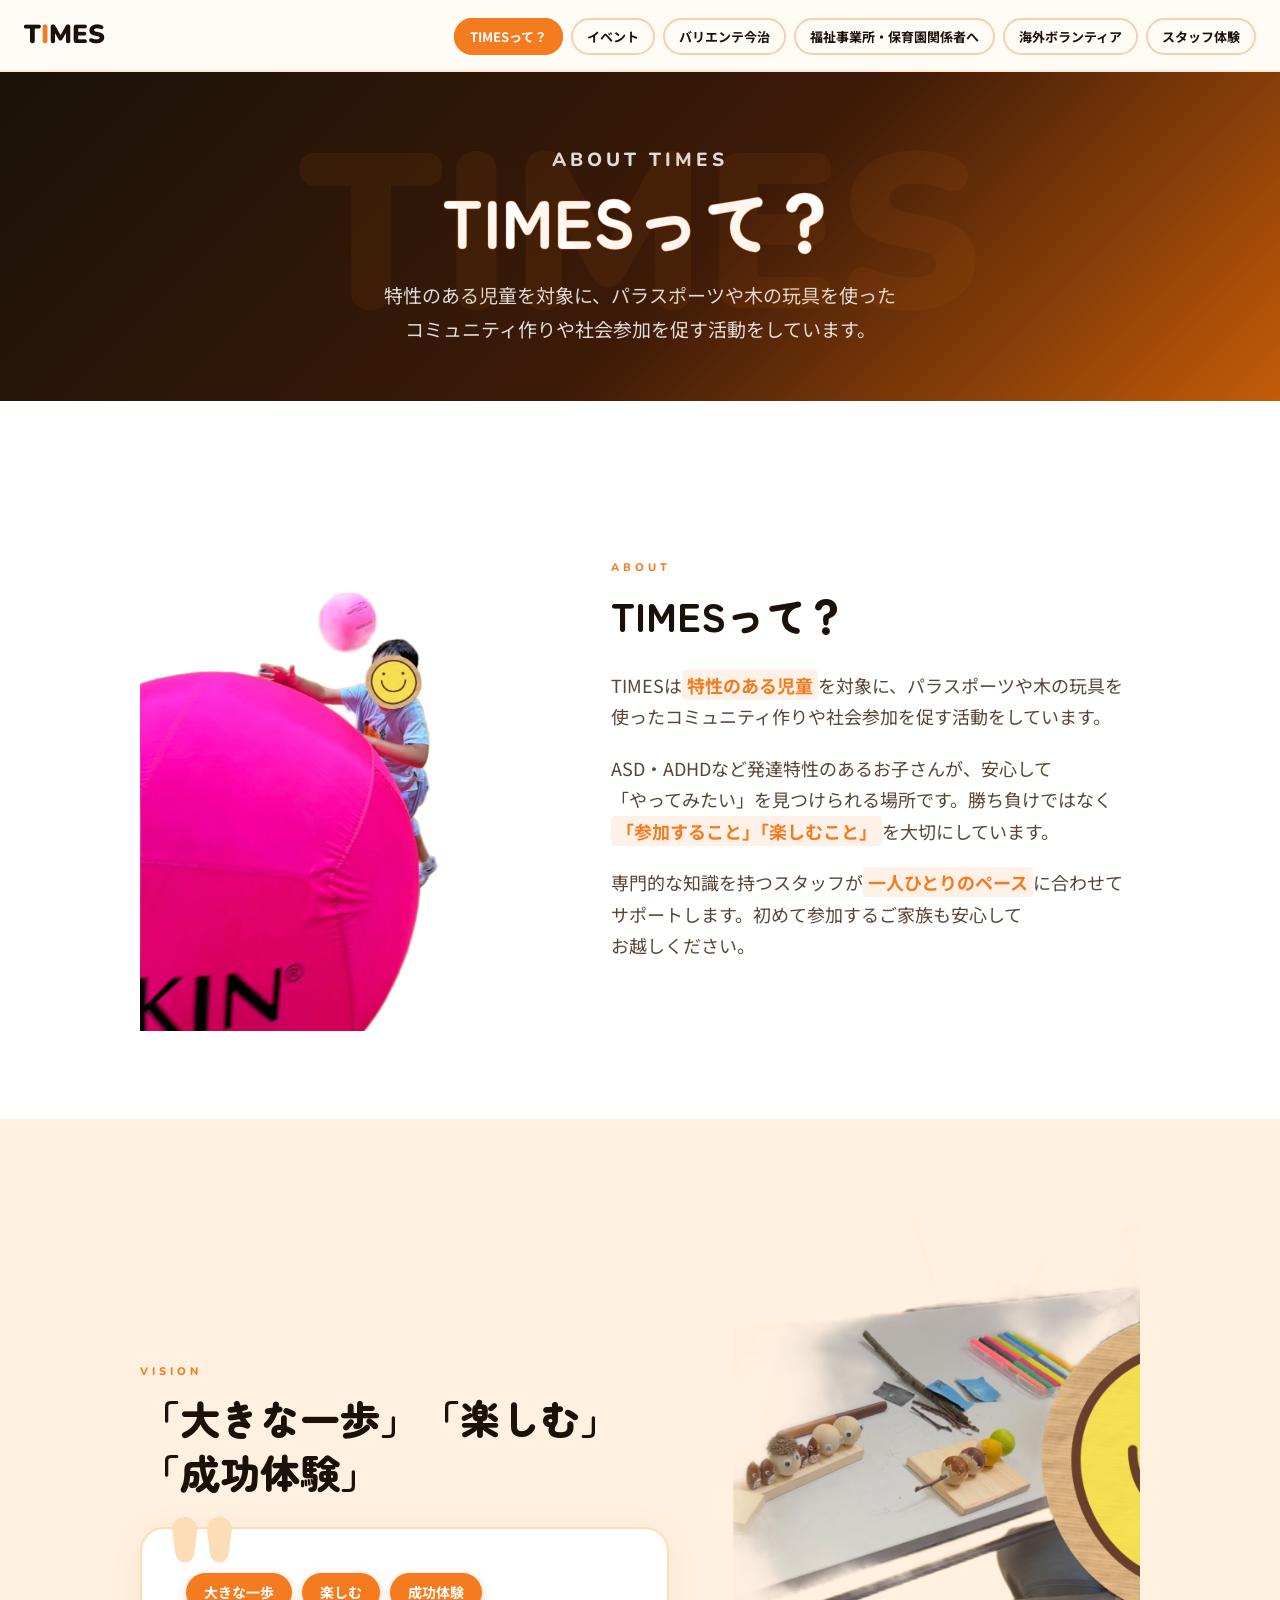
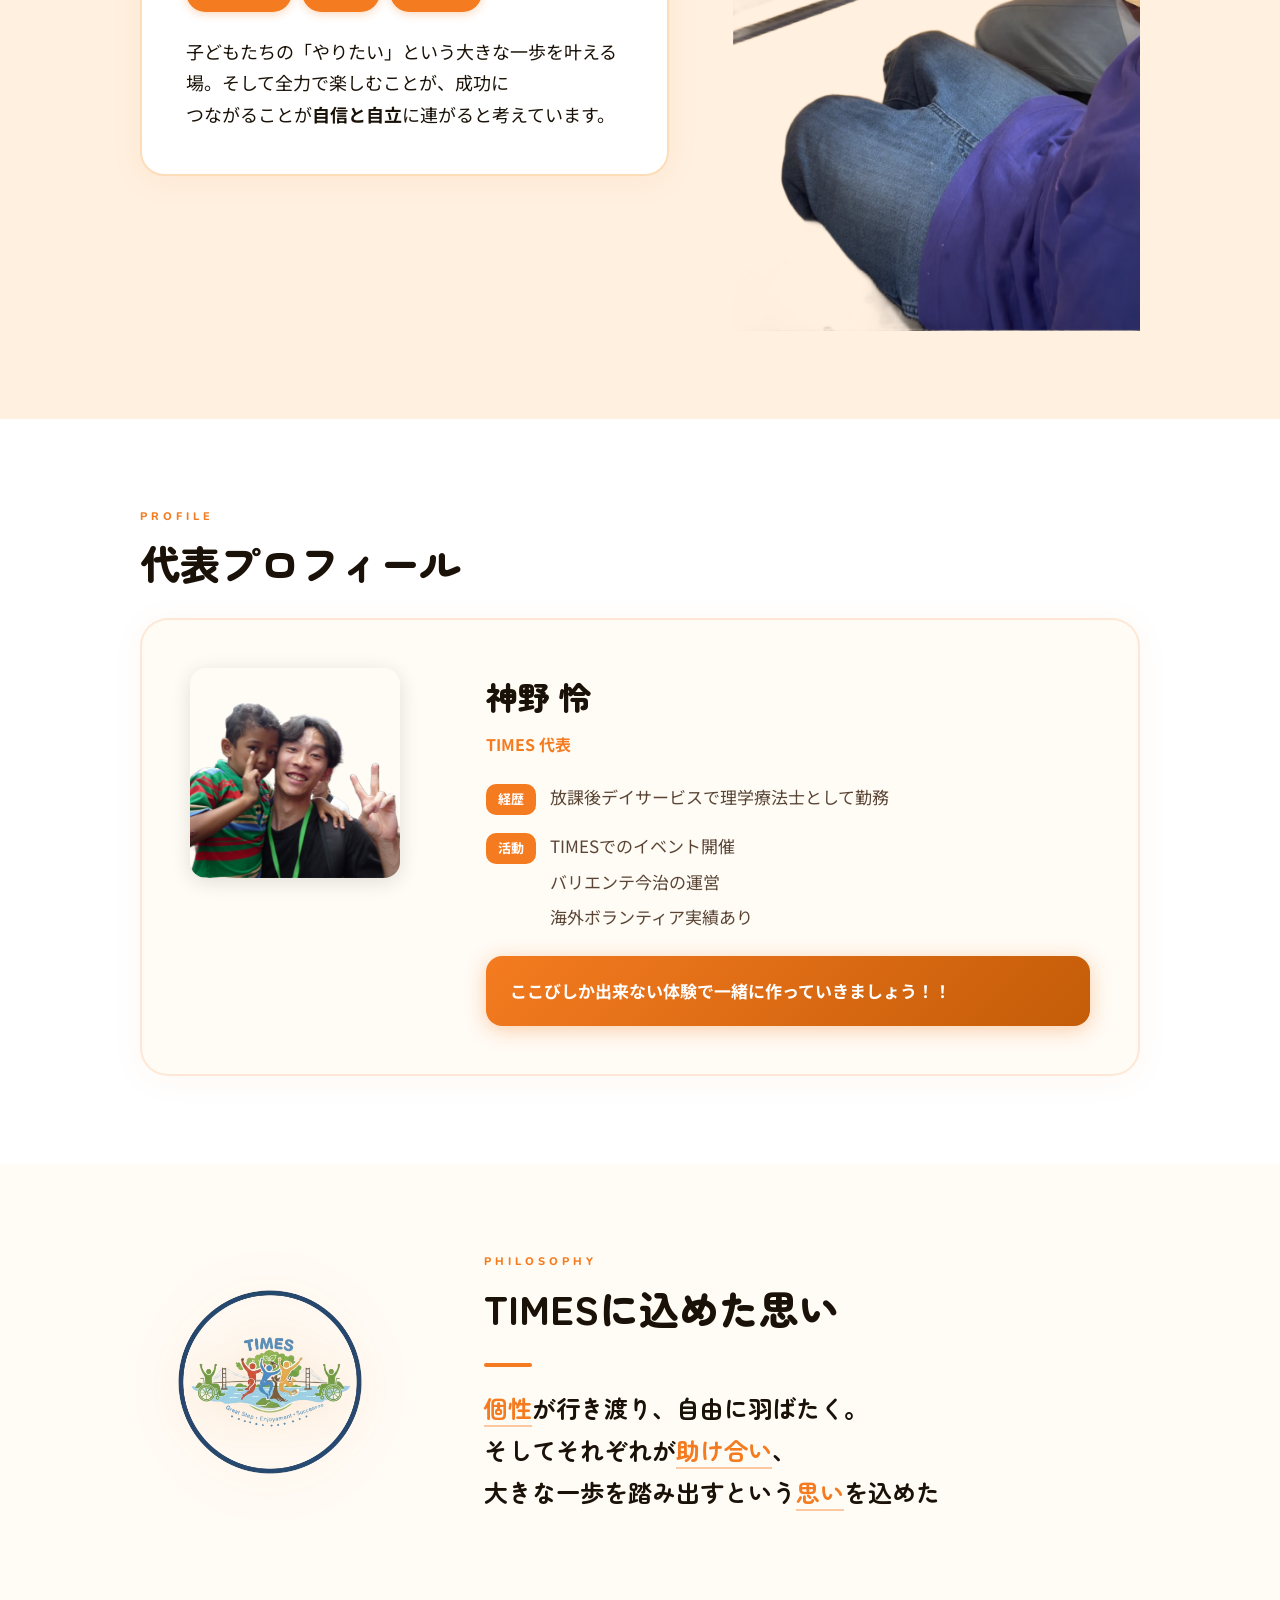
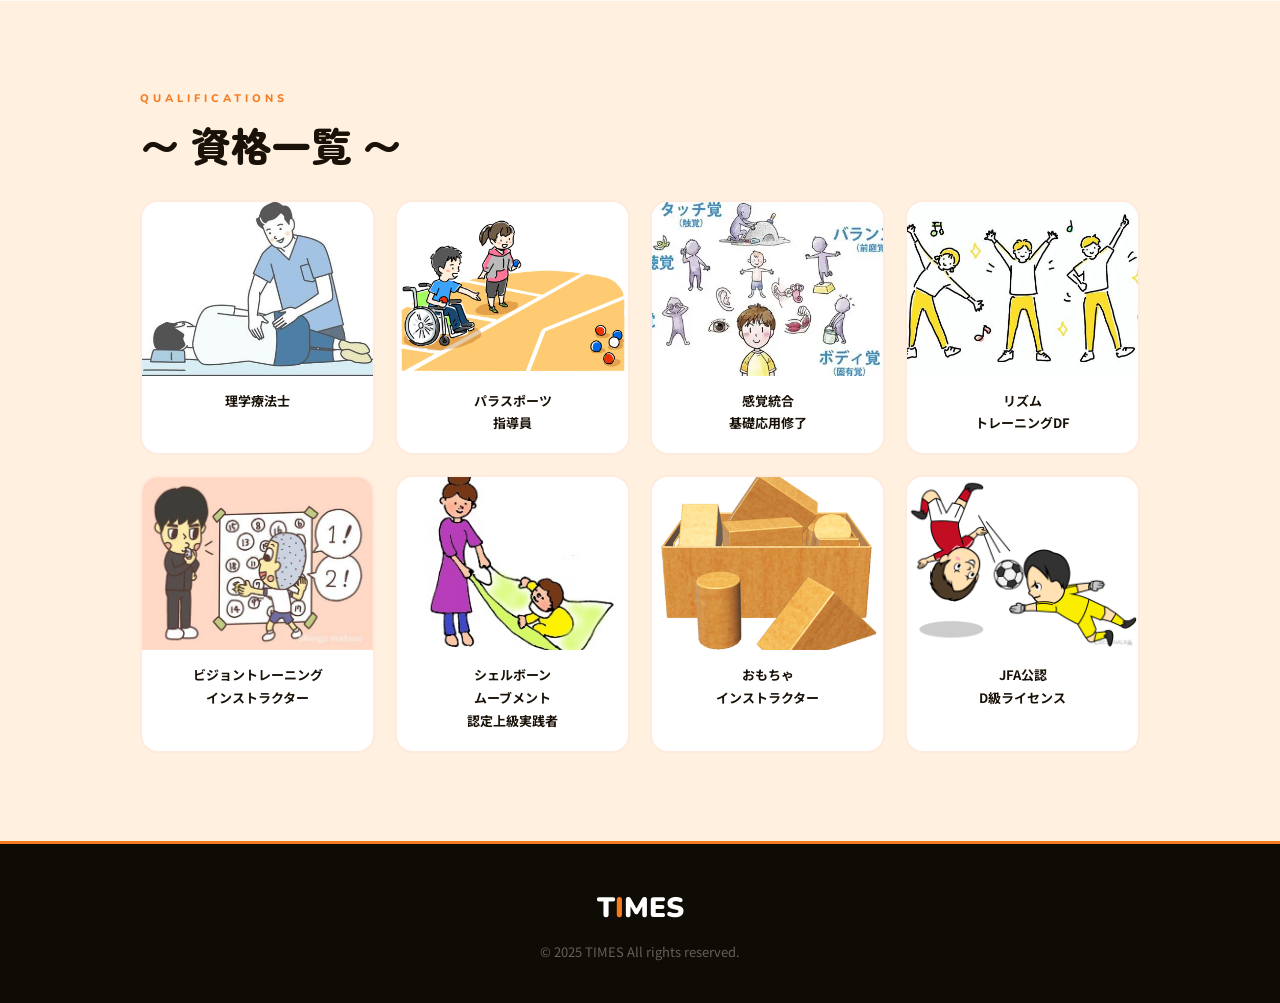
<file: times-website/about.html>
<!DOCTYPE html>
<html lang="ja">
<head>
<meta charset="UTF-8">
<meta name="viewport" content="width=device-width, initial-scale=1.0">
<title>TIMESって？ | TIMES</title>
<link rel="preconnect" href="https://fonts.googleapis.com">
<link href="https://fonts.googleapis.com/css2?family=Noto+Sans+JP:wght@400;500;700;900&family=Zen+Maru+Gothic:wght@700;900&family=Nunito:wght@800;900&display=swap" rel="stylesheet">
<style>

:root {
  --og:    #F47B20;
  --ogd:   #C45C08;
  --ogs:   #FFF0E0;
  --ogm:   #FDDDB8;
  --ink:   #1A1208;
  --muted: #5A4535;
  --cream: #FFFBF5;
  --white: #FFFFFF;
  --bd:    rgba(244,123,32,.15);
}

*, *::before, *::after { box-sizing: border-box; margin: 0; padding: 0; }
html { scroll-behavior: smooth; }
body {
  font-family: 'Noto Sans JP', sans-serif;
  background: var(--cream);
  color: var(--ink);
  line-height: 1.75;
  overflow-x: hidden;
  -webkit-text-size-adjust: 100%;
  text-size-adjust: 100%;
}
img { display: block; max-width: 100%; }
a   { text-decoration: none; }
ul  { list-style: none; }

/* ===== NAV ===== */
.nav {
  position: fixed; top: 0; left: 0; right: 0; z-index: 500;
  height: 72px;
  background: rgba(255,251,245,.97);
  backdrop-filter: blur(12px);
  border-bottom: 2px solid var(--bd);
  display: flex; align-items: center; justify-content: space-between;
  padding: 0 24px; gap: 16px;
}
.nav-logo {
  font-family: 'Nunito', sans-serif;
  font-weight: 900; font-size: 26px; color: var(--ink); flex-shrink: 0;
}
.nav-logo em { font-style: normal; color: var(--og); }
.nav-links { display: flex; gap: 8px; align-items: center; flex-wrap: nowrap; }
.nav-links a {
  font-size: 13px; font-weight: 700; color: var(--ink);
  padding: 7px 14px; border-radius: 20px;
  border: 2px solid rgba(244,123,32,.35); white-space: nowrap;
  transition: background .2s, color .2s, border-color .2s;
}
.nav-links a:hover,
.nav-links a.active { background: var(--og); color: #fff; border-color: var(--og); }

.nav-hamburger {
  display: none; flex-direction: column; gap: 5px; padding: 4px; flex-shrink: 0;
}
.nav-hamburger span {
  display: block; width: 24px; height: 2.5px;
  background: var(--ink); border-radius: 2px; transition: .25s ease;
}
.nav-hamburger.open span:nth-child(1) { transform: translateY(7.5px) rotate(45deg); }
.nav-hamburger.open span:nth-child(2) { opacity: 0; }
.nav-hamburger.open span:nth-child(3) { transform: translateY(-7.5px) rotate(-45deg); }

.mobile-menu {
  position: fixed; top: 72px; left: 0; right: 0; z-index: 490;
  background: var(--cream); border-bottom: 2px solid var(--bd);
  transform: translateY(-110%); opacity: 0;
  transition: .3s ease; pointer-events: none;
}
.mobile-menu.open { transform: translateY(0); opacity: 1; pointer-events: auto; }
.mobile-menu a {
  display: block; padding: 18px 28px;
  font-size: 16px; font-weight: 700; color: var(--ink);
  border-bottom: 1px solid var(--bd);
  transition: color .2s, background .2s;
}
.mobile-menu a:hover { color: #fff; background: var(--og); }
.mobile-menu a.active { color: var(--og); }

/* ===== PAGE HERO ===== */
.page-hero {
  margin-top: 72px;
  background: linear-gradient(135deg, #1A1208 0%, #3D1A08 55%, #C45C08 100%);
  padding: 72px 32px 56px;
  text-align: center;
  position: relative; overflow: hidden;
}
.page-hero::before {
  content: 'TIMES';
  position: absolute; font-family: 'Nunito', sans-serif;
  font-weight: 900; font-size: clamp(100px, 22vw, 220px);
  color: rgba(244,123,32,.07);
  left: 50%; top: 50%; transform: translate(-50%, -50%);
  white-space: nowrap; pointer-events: none; user-select: none;
}
.page-hero-label {
  font-family: 'Nunito', sans-serif; font-size: 11px; font-weight: 800;
  letter-spacing: 4px; text-transform: uppercase; color: var(--og); margin-bottom: 12px;
}
.page-hero h1 {
  font-family: 'Zen Maru Gothic', sans-serif;
  font-size: clamp(32px, 7vw, 68px); font-weight: 900; color: #fff;
  line-height: 1.25; margin-bottom: 16px;
  -webkit-text-stroke: 1px rgba(244,123,32,.35);
}
.page-hero p {
  font-size: clamp(15px, 2vw, 19px); color: rgba(255,255,255,.85);
  max-width: 600px; margin: 0 auto; line-height: 1.75;
  word-break: auto-phrase; overflow-wrap: break-word;
}

/* ===== LAYOUT ===== */
.container { max-width: 1080px; margin: 0 auto; padding: 0 40px; }
section { padding: 88px 0; }
.section-label {
  font-family: 'Nunito', sans-serif; font-size: 11px; font-weight: 800;
  letter-spacing: 4px; text-transform: uppercase; color: var(--og); margin-bottom: 10px;
}
.section-title {
  font-family: 'Zen Maru Gothic', sans-serif;
  font-size: clamp(24px, 4vw, 40px); font-weight: 900; color: var(--ink);
  line-height: 1.35; margin-bottom: 28px;
  word-break: keep-all; overflow-wrap: break-word;
}

/* ===== REVEAL ===== */
.reveal { opacity: 0; transform: translateY(28px); transition: opacity .7s ease, transform .7s ease; }
.reveal.on { opacity: 1; transform: translateY(0); }

/* ===== SEC1 ===== */
.sec-about { background: var(--white); }
.about-grid { display: grid; grid-template-columns: 1fr 1.3fr; gap: 64px; align-items: center; }
.about-img { overflow: hidden; width: 100%; }
.about-img img { width: 100%; height: auto; object-fit: cover; display: block; }
.about-text p { font-size: clamp(16px, 1.8vw, 18px); color: var(--muted); line-height: 1.75; margin-bottom: 20px; word-break: auto-phrase; overflow-wrap: break-word; }
.about-text p:last-child { margin-bottom: 0; }
.about-text strong { color: var(--og); font-weight: 700; background: rgba(244,123,32,.1); padding: 2px 5px; border-radius: 4px; }

/* ===== SEC2 ===== */
.sec-vision { background: var(--ogs); }
.vision-grid { display: grid; grid-template-columns: 1.3fr 1fr; gap: 64px; align-items: center; }
.vision-box { background: var(--white); border-radius: 24px; padding: 44px; border: 2px solid var(--ogm); position: relative; box-shadow: 0 4px 32px rgba(244,123,32,.08); }
.vision-box::before { content: '"'; font-family: 'Nunito', sans-serif; font-size: 140px; font-weight: 900; color: var(--ogm); position: absolute; top: -28px; left: 24px; line-height: 1; pointer-events: none; user-select: none; }
.vision-keywords { display: flex; gap: 10px; flex-wrap: wrap; margin-bottom: 24px; }
.kw { background: var(--og); color: #fff; padding: 7px 18px; border-radius: 20px; font-size: 14px; font-weight: 700; box-shadow: 0 2px 10px rgba(244,123,32,.3); }
.vision-box p { font-size: clamp(16px, 1.8vw, 18px); color: var(--ink); line-height: 1.75; position: relative; z-index: 1; word-break: auto-phrase; overflow-wrap: break-word; }
.vision-img { overflow: hidden; width: 100%; }
.vision-img img { width: 100%; height: auto; object-fit: cover; display: block; }

/* ===== SEC3 ===== */
.sec-profile { background: var(--white); }
.profile-card { display: grid; grid-template-columns: 240px 1fr; gap: 56px; align-items: start; background: var(--cream); border-radius: 28px; padding: 48px; border: 2px solid var(--bd); box-shadow: 0 4px 32px rgba(244,123,32,.06); }
.profile-photo { width: 210px; height: 210px; overflow: hidden; flex-shrink: 0; border-radius: 16px; box-shadow: 0 4px 20px rgba(0,0,0,.12); }
.profile-photo img { width: 100%; height: 100%; object-fit: cover; object-position: center top; display: block; }
.profile-name { font-family: 'Zen Maru Gothic', sans-serif; font-size: clamp(24px, 3vw, 32px); font-weight: 900; color: var(--ink); margin-bottom: 6px; }
.profile-role { font-size: 16px; color: var(--og); font-weight: 700; margin-bottom: 24px; }
.profile-list { display: flex; flex-direction: column; gap: 16px; margin-bottom: 24px; }
.profile-item { display: flex; gap: 14px; align-items: flex-start; }
.profile-item .pi-label { background: var(--og); color: #fff; padding: 4px 12px; border-radius: 10px; font-size: 13px; font-weight: 700; white-space: nowrap; flex-shrink: 0; margin-top: 2px; }
.profile-item span, .profile-item ul { font-size: clamp(15px, 1.6vw, 17px); color: var(--muted); line-height: 1.75; }
.profile-item ul { display: flex; flex-direction: column; gap: 6px; }
.profile-msg { background: linear-gradient(135deg, var(--og), var(--ogd)); color: #fff; border-radius: 16px; padding: 20px 24px; font-size: clamp(15px, 1.6vw, 17px); font-weight: 700; line-height: 1.75; box-shadow: 0 4px 20px rgba(244,123,32,.35); word-break: auto-phrase; overflow-wrap: break-word; }

/* ===== SEC4 ===== */
.sec-logo { background: var(--cream); }
.logo-grid { display: grid; grid-template-columns: 280px 1fr; gap: 64px; align-items: center; }
.logo-img { width: 260px; height: 260px; display: flex; align-items: center; justify-content: center; overflow: hidden; filter: drop-shadow(0 4px 24px rgba(244,123,32,.2)); }
.logo-img img { width: 100%; height: 100%; object-fit: contain; }
.logo-divider { width: 48px; height: 4px; background: var(--og); border-radius: 2px; margin-bottom: 20px; }
.logo-section-label { color: var(--og); margin-bottom: 10px; font-family: 'Nunito', sans-serif; font-size: 11px; font-weight: 800; letter-spacing: 4px; text-transform: uppercase; }
.logo-section-title { font-family: 'Zen Maru Gothic', sans-serif; font-size: clamp(24px, 4vw, 40px); font-weight: 900; color: var(--ink); line-height: 1.35; margin-bottom: 28px; }
.logo-philosophy { font-family: 'Zen Maru Gothic', sans-serif; font-size: clamp(17px, 2.5vw, 24px); font-weight: 700; color: var(--ink); line-height: 1.75; word-break: auto-phrase; overflow-wrap: break-word; }
.logo-philosophy span { color: var(--og); border-bottom: 2px solid rgba(244,123,32,.4); }

/* ===== SEC5 ===== */
.sec-quals { background: var(--ogs); }
.quals-grid { display: grid; grid-template-columns: repeat(4, 1fr); gap: 20px; }
.qual-card { background: var(--white); border-radius: 18px; overflow: hidden; border: 2px solid var(--bd); transition: box-shadow .25s, transform .25s, border-color .25s; }
.qual-card:hover { box-shadow: 0 10px 32px rgba(244,123,32,.18); transform: translateY(-6px); border-color: var(--og); }
.qual-img { width: 100%; aspect-ratio: 4/3; overflow: hidden; background: var(--ogm); }
.qual-img img { width: 100%; height: 100%; object-fit: cover; display: block; transition: transform .35s ease; }
.qual-card:hover .qual-img img { transform: scale(1.07); }
.qual-img-placeholder { width: 100%; height: 100%; display: flex; align-items: center; justify-content: center; font-size: 40px; background: linear-gradient(135deg, var(--ogm), #ffe8c4); }
.qual-name { font-size: 13px; font-weight: 700; color: var(--ink); line-height: 1.75; padding: 14px 14px 18px; text-align: center; }

/* ===== FOOTER ===== */
footer { background: #0F0B05; padding: 40px 24px; text-align: center; border-top: 3px solid var(--og); }
.footer-logo { font-family: 'Nunito', sans-serif; font-weight: 900; font-size: 28px; color: #fff; margin-bottom: 8px; }
.footer-logo em { font-style: normal; color: var(--og); }
.footer-copy { font-size: 13px; color: rgba(255,255,255,.35); margin-top: 8px; }

/* ===== RESPONSIVE ===== */
@media (max-width: 900px) {
  .nav { height: 60px; padding: 0 20px; }
  .nav-logo { font-size: 22px; }
  .nav-links { display: none; }
  .nav-hamburger { display: flex; }
  .mobile-menu { top: 60px; }
  .page-hero { margin-top: 60px; padding: 60px 24px 48px; }
  .container { padding: 0 28px; }
  section { padding: 64px 0; }
  .about-grid { grid-template-columns: 1fr; gap: 36px; }
  .vision-grid { grid-template-columns: 1fr; gap: 36px; }
  .vision-img { order: -1; }
  .profile-card { grid-template-columns: 1fr; gap: 28px; padding: 36px 28px; }
  .profile-photo { margin: 0 auto; }
  .profile-name { text-align: center; }
  .profile-role { text-align: center; }
  .logo-grid { grid-template-columns: 1fr; gap: 36px; text-align: center; }
  .logo-img { margin: 0 auto; }
  .logo-divider { margin: 0 auto 20px; }
  .quals-grid { grid-template-columns: repeat(2, 1fr); gap: 16px; }
}

@media (max-width: 600px) {
  .nav { height: 54px; padding: 0 16px; }
  .nav-logo { font-size: 20px; }
  .mobile-menu { top: 54px; }
  .mobile-menu a { padding: 16px 20px; font-size: 15px; }
  .page-hero { margin-top: 54px; padding: 52px 24px 44px; }
  .page-hero h1 { font-size: clamp(28px, 8vw, 44px); }
  .page-hero p { font-size: 16px; }
  .container { padding: 0 22px; }
  section { padding: 52px 0; }
  .section-label { font-size: 10px; letter-spacing: 3px; }
  .section-title { font-size: 22px; margin-bottom: 20px; }
  .about-grid { gap: 28px; }
  .vision-grid { gap: 28px; }
  .about-text p { font-size: 16px; }
  .vision-box { padding: 28px 20px; }
  .vision-box::before { font-size: 90px; top: -18px; left: 16px; }
  .vision-box p { font-size: 16px; }
  .kw { font-size: 13px; padding: 5px 14px; }
  .profile-card { padding: 28px 20px; gap: 24px; border-radius: 20px; }
  .profile-photo { width: 150px; height: 150px; border-radius: 12px; }
  .profile-name { font-size: 22px; }
  .profile-role { font-size: 14px; }
  .profile-item span, .profile-item ul { font-size: 15px; }
  .profile-msg { font-size: 15px; padding: 16px 18px; }
  .logo-img { width: 160px; height: 160px; }
  .logo-section-title { font-size: 22px; }
  .logo-divider { margin: 0 auto 18px; }
  .logo-philosophy { font-size: 16px; }
  .quals-grid { grid-template-columns: repeat(2, 1fr); gap: 12px; }
  .qual-name { font-size: 12px; padding: 10px 10px 14px; }
}

@media (max-width: 375px) {
  .container { padding: 0 16px; }
  .section-title { font-size: 20px; }
  .about-text p { font-size: 15px; }
  .vision-box p { font-size: 15px; }
  .profile-photo { width: 130px; height: 130px; }
  .profile-name { font-size: 20px; }
  .profile-msg { font-size: 14px; }
  .logo-img { width: 140px; height: 140px; }
  .logo-section-title { font-size: 20px; }
  .logo-philosophy { font-size: 15px; }
  .quals-grid { gap: 10px; }
  .qual-name { font-size: 11px; }
}
</style>
<!-- Google tag (gtag.js) -->
  <script async src="https://www.googletagmanager.com/gtag/js?id=G-DCP2RVD5D1"></script>
  <script>
    window.dataLayer = window.dataLayer || [];
    function gtag(){dataLayer.push(arguments);}
    gtag('js', new Date());
    gtag('config', 'G-DCP2RVD5D1');
  </script>
</head>
<body>

<nav class="nav" id="mainNav">
  <a href="index.html" class="nav-logo">T<em>I</em>MES</a>
  <ul class="nav-links">
    <li><a href="about.html" class="active">TIMESって？</a></li>
    <li><a href="event.html">イベント</a></li>
    <li><a href="variante.html">バリエンテ今治</a></li>
    <li><a href="welfare.html">福祉事業所・保育園関係者へ</a></li>
    <li><a href="volunteer.html">海外ボランティア</a></li>
    <li><a href="staff.html">スタッフ体験</a></li>
  </ul>
  <button class="nav-hamburger" id="hamburger">
    <span></span><span></span><span></span>
  </button>
</nav>

<div class="mobile-menu" id="mobileMenu">
  <ul>
    <li><a href="about.html" class="active">TIMESって？</a></li>
    <li><a href="event.html">イベント</a></li>
    <li><a href="variante.html">バリエンテ今治</a></li>
    <li><a href="welfare.html">福祉事業所・保育園関係者へ</a></li>
    <li><a href="volunteer.html">海外ボランティア</a></li>
    <li><a href="staff.html">スタッフ体験</a></li>
  </ul>
</div>

<div class="page-hero">
  <p class="page-hero-label">About TIMES</p>
  <h1>TIMESって？</h1>
  <p>特性のある児童を対象に、パラスポーツや木の玩具を使ったコミュニティ作りや社会参加を促す活動をしています。</p>
</div>

<section class="sec-about">
  <div class="container">
    <div class="about-grid">
      <div class="about-img reveal"><img src="images/about1.jpg" alt="活動写真"></div>
      <div class="reveal">
        <p class="section-label">About</p>
        <h2 class="section-title">TIMESって？</h2>
        <div class="about-text">
          <p>TIMESは<strong>特性のある児童</strong>を対象に、パラスポーツや木の玩具を使ったコミュニティ作りや社会参加を促す活動をしています。</p>
          <p>ASD・ADHDなど発達特性のあるお子さんが、安心して「やってみたい」を見つけられる場所です。勝ち負けではなく<strong>「参加すること」「楽しむこと」</strong>を大切にしています。</p>
          <p>専門的な知識を持つスタッフが<strong>一人ひとりのペース</strong>に合わせてサポートします。初めて参加するご家族も安心してお越しください。</p>
        </div>
      </div>
    </div>
  </div>
</section>

<section class="sec-vision">
  <div class="container">
    <div class="vision-grid">
      <div class="reveal">
        <p class="section-label">Vision</p>
        <h2 class="section-title">「大きな一歩」「楽しむ」「成功体験」</h2>
        <div class="vision-box">
          <div class="vision-keywords">
            <span class="kw">大きな一歩</span>
            <span class="kw">楽しむ</span>
            <span class="kw">成功体験</span>
          </div>
          <p>子どもたちの「やりたい」という大きな一歩を叶える場。そして全力で楽しむことが、成功につながることが<strong>自信と自立</strong>に連がると考えています。</p>
        </div>
      </div>
      <div class="vision-img reveal"><img src="images/about2.jpg" alt="理念写真"></div>
    </div>
  </div>
</section>

<section class="sec-profile">
  <div class="container">
    <p class="section-label reveal">Profile</p>
    <h2 class="section-title reveal">代表プロフィール</h2>
    <div class="profile-card reveal">
      <div><div class="profile-photo"><img src="images/profile.jpg" alt="神野修"></div></div>
      <div>
        <p class="profile-name">神野 怜</p>
        <p class="profile-role">TIMES 代表</p>
        <div class="profile-list">
          <div class="profile-item">
            <span class="pi-label">経歴</span>
            <span>放課後デイサービスで理学療法士として勤務</span>
          </div>
          <div class="profile-item">
            <span class="pi-label">活動</span>
            <ul>
              <li>TIMESでのイベント開催</li>
              <li>バリエンテ今治の運営</li>
              <li>海外ボランティア実績あり</li>
            </ul>
          </div>
        </div>
        <div class="profile-msg">ここびしか出来ない体験で一緒に作っていきましょう！！</div>
      </div>
    </div>
  </div>
</section>

<section class="sec-logo">
  <div class="container">
    <div class="logo-grid">
      <div class="logo-img reveal"><img src="images/logo-times.png" alt="TIMESロゴ"></div>
      <div class="reveal">
        <p class="logo-section-label">Philosophy</p>
        <h2 class="logo-section-title">TIMESに込めた思い</h2>
        <div class="logo-divider"></div>
        <p class="logo-philosophy">
          <span>個性</span>が行き渡り、自由に羽ばたく。<br>
          そしてそれぞれが<span>助け合い</span>、<br>
          大きな一歩を踏み出すという<span>思い</span>を込めた
        </p>
      </div>
    </div>
  </div>
</section>

<section class="sec-quals">
  <div class="container">
    <p class="section-label reveal">Qualifications</p>
    <h2 class="section-title reveal">〜 資格一覧 〜</h2>
    <div class="quals-grid">

      <div class="qual-card reveal">
        <div class="qual-img">
          <img src="images/PT.jpeg" alt="理学療法士"
               onerror="this.parentElement.innerHTML='<div class=\'qual-img-placeholder\'>🏥</div>'">
        </div>
        <p class="qual-name">理学療法士</p>
      </div>

      <div class="qual-card reveal">
        <div class="qual-img">
          <img src="images/パラスポーツ.jpg" alt="パラスポーツ指導員"
               onerror="this.parentElement.innerHTML='<div class=\'qual-img-placeholder\'>🏅</div>'">
        </div>
        <p class="qual-name">パラスポーツ<br>指導員</p>
      </div>

      <div class="qual-card reveal">
        <div class="qual-img">
          <img src="images/感覚統合.webp" alt="感覚統合基礎応用修了"
               onerror="this.parentElement.innerHTML='<div class=\'qual-img-placeholder\'>🧠</div>'">
        </div>
        <p class="qual-name">感覚統合<br>基礎応用修了</p>
      </div>

      <div class="qual-card reveal">
        <div class="qual-img">
          <img src="images/rizumu.jpeg" alt="リズムトレーニングDF"
               onerror="this.parentElement.innerHTML='<div class=\'qual-img-placeholder\'>🎵</div>'">
        </div>
        <p class="qual-name">リズム<br>トレーニングDF</p>
      </div>

      <div class="qual-card reveal">
        <div class="qual-img">
          <img src="images/ビジョントレーニング.jpg" alt="ビジョントレーニングインストラクター"
               onerror="this.parentElement.innerHTML='<div class=\'qual-img-placeholder\'>👁️</div>'">
        </div>
        <p class="qual-name">ビジョントレーニング<br>インストラクター</p>
      </div>

      <div class="qual-card reveal">
        <div class="qual-img">
          <img src="images/シェル.jpg" alt="シェルボーンムーブメント認定上級実践者"
               onerror="this.parentElement.innerHTML='<div class=\'qual-img-placeholder\'>🦴</div>'">
        </div>
        <p class="qual-name">シェルボーン<br>ムーブメント<br>認定上級実践者</p>
      </div>

      <div class="qual-card reveal">
        <div class="qual-img">
          <img src="images/木のおもちゃ.jpeg" alt="おもちゃインストラクター"
               onerror="this.parentElement.innerHTML='<div class=\'qual-img-placeholder\'>🧸</div>'">
        </div>
        <p class="qual-name">おもちゃ<br>インストラクター</p>
      </div>

      <div class="qual-card reveal">
        <div class="qual-img">
          <img src="images/soccer.png" alt="JFA公認D級ライセンス"
               onerror="this.parentElement.innerHTML='<div class=\'qual-img-placeholder\'>⚽</div>'">
        </div>
        <p class="qual-name">JFA公認<br>D級ライセンス</p>
      </div>

    </div>
  </div>
</section>

<footer>
  <div class="footer-logo">T<em>I</em>MES</div>
  <p class="footer-copy">&copy; 2025 TIMES All rights reserved.</p>
</footer>

<script>
const hbg = document.getElementById('hamburger');
const mob = document.getElementById('mobileMenu');
hbg.addEventListener('click', () => { hbg.classList.toggle('open'); mob.classList.toggle('open'); });
const obs = new IntersectionObserver(entries => {
  entries.forEach(e => {
    if (!e.isIntersecting) return;
    const siblings = Array.from(e.target.parentElement.querySelectorAll('.reveal'));
    const i = siblings.indexOf(e.target);
    e.target.style.transitionDelay = (i * 100) + 'ms';
    e.target.classList.add('on');
    obs.unobserve(e.target);
  });
}, { threshold: 0.1 });
document.querySelectorAll('.reveal').forEach(el => obs.observe(el));
</script>
</body>
</html>
</file>
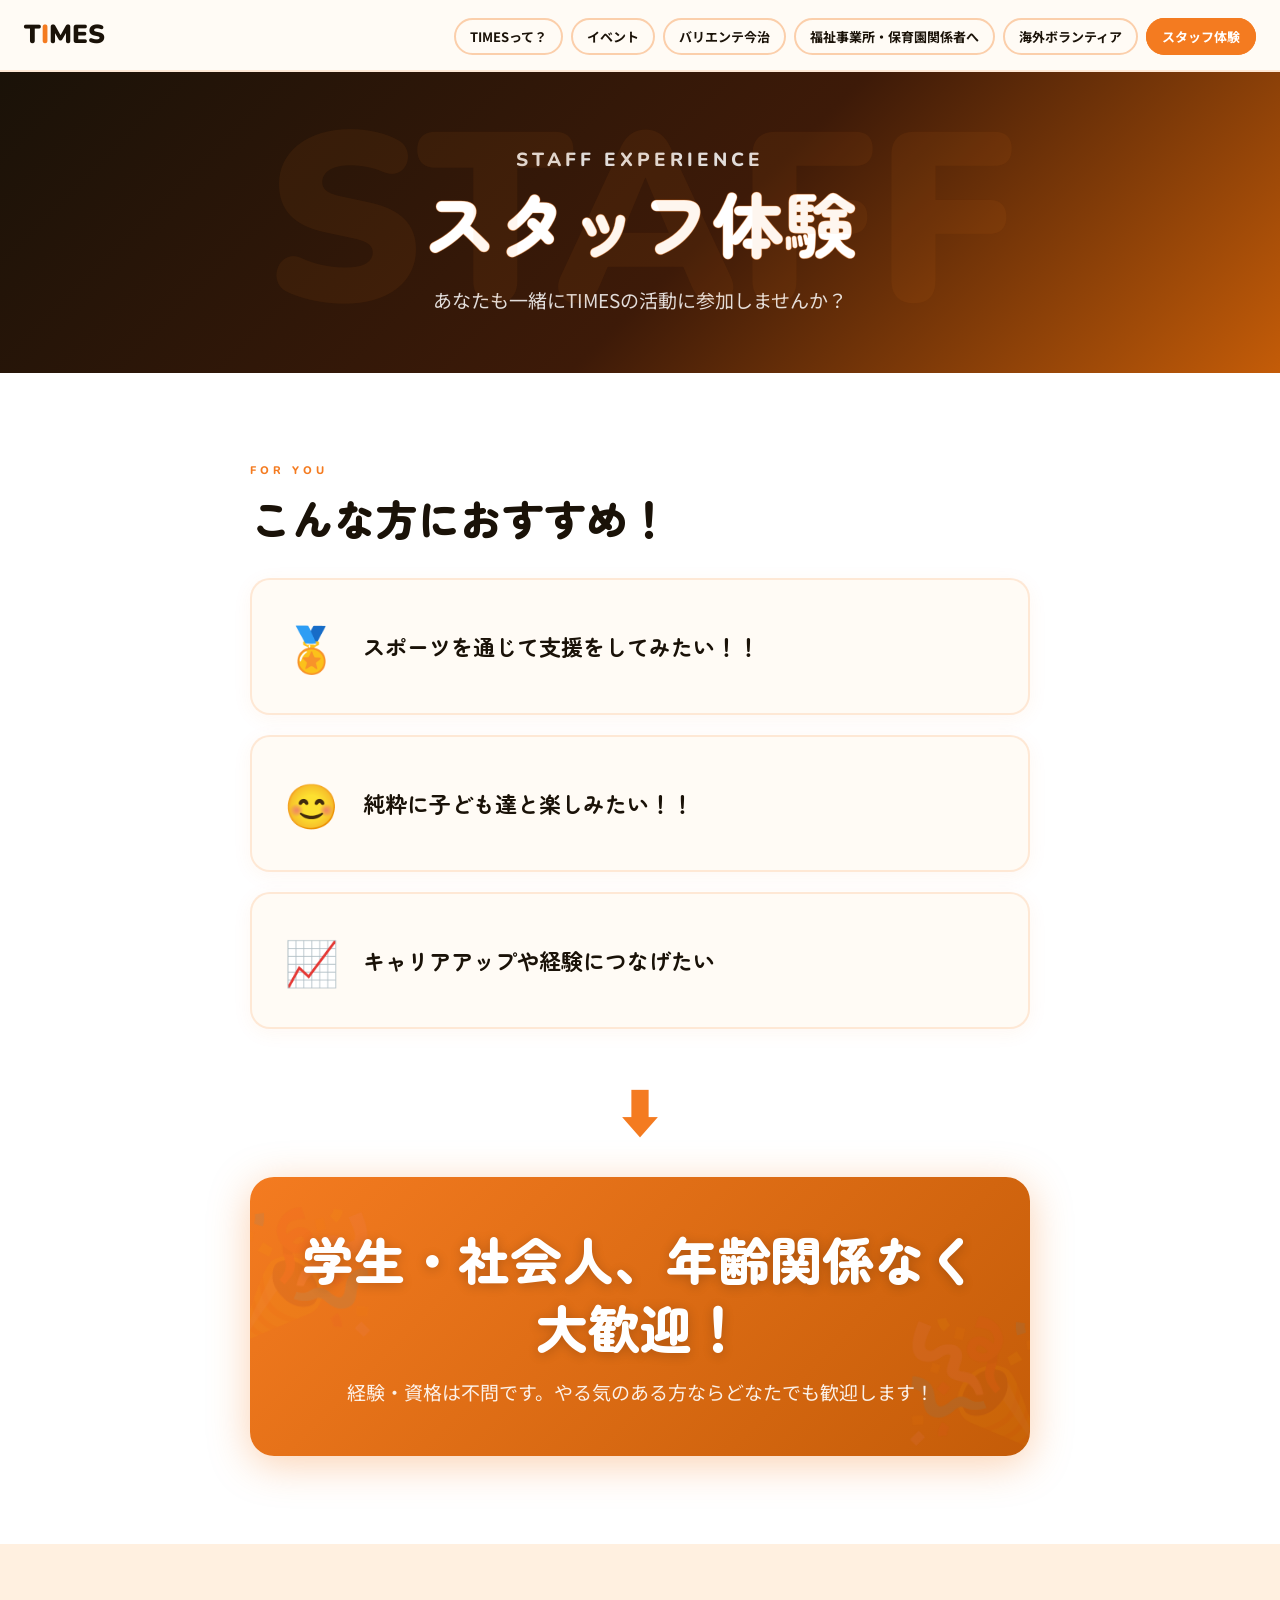
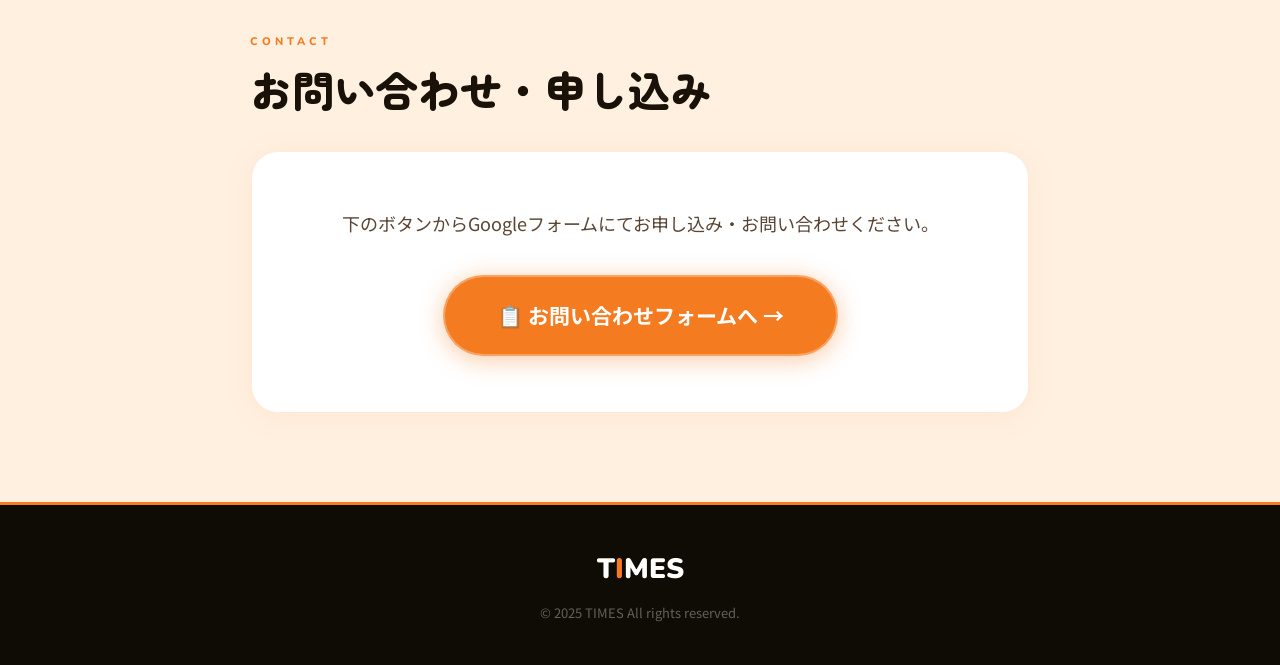
<file: times-website/staff.html>
<!DOCTYPE html>
<html lang="ja">
<head>
<meta charset="UTF-8">
<meta name="viewport" content="width=device-width, initial-scale=1.0">
<title>スタッフ体験 | TIMES</title>
<link rel="preconnect" href="https://fonts.googleapis.com">
<link href="https://fonts.googleapis.com/css2?family=Noto+Sans+JP:wght@400;500;700;900&family=Zen+Maru+Gothic:wght@700;900&family=Nunito:wght@800;900&display=swap" rel="stylesheet">
<style>

:root {
  --og:    #F47B20;
  --ogd:   #C45C08;
  --ogs:   #FFF0E0;
  --ogm:   #FDDDB8;
  --ink:   #1A1208;
  --muted: #5A4535;
  --cream: #FFFBF5;
  --white: #FFFFFF;
  --bd:    rgba(244,123,32,.15);
}

*, *::before, *::after { box-sizing: border-box; margin: 0; padding: 0; }
html { scroll-behavior: smooth; }
body {
  font-family: 'Noto Sans JP', sans-serif;
  background: var(--cream);
  color: var(--ink);
  line-height: 1.75;
  overflow-x: hidden;
  -webkit-text-size-adjust: 100%;
  text-size-adjust: 100%;
}
img { display: block; max-width: 100%; }
a   { text-decoration: none; }
ul  { list-style: none; }

/* ===== NAV ===== */
.nav {
  position: fixed; top: 0; left: 0; right: 0; z-index: 500;
  height: 72px;
  background: rgba(255,251,245,.97);
  backdrop-filter: blur(12px);
  border-bottom: 2px solid var(--bd);
  display: flex; align-items: center; justify-content: space-between;
  padding: 0 24px; gap: 16px;
}
.nav-logo {
  font-family: 'Nunito', sans-serif;
  font-weight: 900; font-size: 26px; color: var(--ink); flex-shrink: 0;
}
.nav-logo em { font-style: normal; color: var(--og); }
.nav-links { display: flex; gap: 8px; align-items: center; flex-wrap: nowrap; }
.nav-links a {
  font-size: 13px; font-weight: 700; color: var(--ink);
  padding: 7px 14px; border-radius: 20px;
  border: 2px solid rgba(244,123,32,.35); white-space: nowrap;
  transition: background .2s, color .2s, border-color .2s;
}
.nav-links a:hover,
.nav-links a.active { background: var(--og); color: #fff; border-color: var(--og); }

.nav-hamburger {
  display: none; flex-direction: column; gap: 5px; padding: 4px; flex-shrink: 0;
}
.nav-hamburger span {
  display: block; width: 24px; height: 2.5px;
  background: var(--ink); border-radius: 2px; transition: .25s ease;
}
.nav-hamburger.open span:nth-child(1) { transform: translateY(7.5px) rotate(45deg); }
.nav-hamburger.open span:nth-child(2) { opacity: 0; }
.nav-hamburger.open span:nth-child(3) { transform: translateY(-7.5px) rotate(-45deg); }

.mobile-menu {
  position: fixed; top: 72px; left: 0; right: 0; z-index: 490;
  background: var(--cream); border-bottom: 2px solid var(--bd);
  transform: translateY(-110%); opacity: 0;
  transition: .3s ease; pointer-events: none;
}
.mobile-menu.open { transform: translateY(0); opacity: 1; pointer-events: auto; }
.mobile-menu a {
  display: block; padding: 18px 28px;
  font-size: 16px; font-weight: 700; color: var(--ink);
  border-bottom: 1px solid var(--bd);
  transition: color .2s, background .2s;
}
.mobile-menu a:hover { color: #fff; background: var(--og); }
.mobile-menu a.active { color: var(--og); }

/* ===== PAGE HERO ===== */
.page-hero {
  margin-top: 72px;
  background: linear-gradient(135deg, #1A1208 0%, #3D1A08 55%, #C45C08 100%);
  padding: 72px 32px 56px;
  text-align: center;
  position: relative; overflow: hidden;
}
.page-hero::before {
  content: 'STAFF';
  position: absolute; font-family: 'Nunito', sans-serif;
  font-weight: 900; font-size: clamp(100px, 22vw, 240px);
  color: rgba(244,123,32,.07);
  left: 50%; top: 50%; transform: translate(-50%, -50%);
  white-space: nowrap; pointer-events: none; user-select: none;
}
.page-hero-label {
  font-family: 'Nunito', sans-serif; font-size: 11px; font-weight: 800;
  letter-spacing: 4px; text-transform: uppercase;
  color: var(--og); margin-bottom: 12px;
}
.page-hero h1 {
  font-family: 'Zen Maru Gothic', sans-serif;
  font-size: clamp(36px, 7vw, 72px); font-weight: 900; color: #fff;
  line-height: 1.25; margin-bottom: 16px;
  -webkit-text-stroke: 1px rgba(244,123,32,.35);
}
.page-hero p {
  font-size: clamp(15px, 2vw, 19px); color: rgba(255,255,255,.85);
  max-width: 600px; margin: 0 auto; line-height: 1.75;
}

/* ===== LAYOUT ===== */
.container { max-width: 860px; margin: 0 auto; padding: 0 40px; }
section { padding: 88px 0; }
.section-label {
  font-family: 'Nunito', sans-serif; font-size: 11px; font-weight: 800;
  letter-spacing: 4px; text-transform: uppercase; color: var(--og); margin-bottom: 10px;
}
.section-title {
  font-family: 'Zen Maru Gothic', sans-serif;
  font-size: clamp(26px, 4vw, 42px); font-weight: 900; color: var(--ink);
  line-height: 1.35; margin-bottom: 32px;
}

/* ===== REVEAL ===== */
.reveal { opacity: 0; transform: translateY(28px); transition: opacity .7s ease, transform .7s ease; }
.reveal.on { opacity: 1; transform: translateY(0); }

/* ===== SEC1：こんな方に ===== */
.sec-recruit { background: var(--white); }
.recruit-cards { display: flex; flex-direction: column; gap: 20px; margin-bottom: 56px; }
.recruit-card {
  display: flex; align-items: center; gap: 24px;
  background: var(--cream); border-radius: 20px; padding: 28px 32px;
  border: 2px solid var(--bd);
  transition: box-shadow .25s, border-color .25s, transform .25s;
  box-shadow: 0 4px 20px rgba(244,123,32,.06);
}
.recruit-card:hover {
  box-shadow: 0 8px 32px rgba(244,123,32,.15);
  border-color: var(--og);
  transform: translateX(6px);
}
.recruit-icon { font-size: 44px; flex-shrink: 0; }
.recruit-text {
  font-family: 'Zen Maru Gothic', sans-serif;
  font-size: clamp(17px, 2.5vw, 22px); font-weight: 700;
  color: var(--ink); line-height: 1.5;
}

/* 矢印 */
.big-arrow {
  font-size: 52px; color: var(--og); text-align: center;
  margin: 8px 0 40px; line-height: 1;
  animation: bounce 1.5s ease infinite;
}
@keyframes bounce {
  0%, 100% { transform: translateY(0); }
  50%       { transform: translateY(8px); }
}

/* 大歓迎バナー */
.welcome-banner {
  background: linear-gradient(135deg, var(--og), var(--ogd));
  border-radius: 24px; padding: 48px 40px;
  text-align: center;
  box-shadow: 0 8px 40px rgba(244,123,32,.35);
  position: relative; overflow: hidden;
}
.welcome-banner::before {
  content: '🎉';
  position: absolute; font-size: 120px; opacity: .08;
  left: -20px; top: -20px; pointer-events: none;
}
.welcome-banner::after {
  content: '🎉';
  position: absolute; font-size: 120px; opacity: .08;
  right: -20px; bottom: -20px; pointer-events: none;
  transform: scaleX(-1);
}
.welcome-title {
  font-family: 'Zen Maru Gothic', sans-serif;
  font-size: clamp(26px, 5vw, 52px); font-weight: 900;
  color: #fff; line-height: 1.3;
  text-shadow: 0 2px 12px rgba(0,0,0,.2);
  position: relative; z-index: 1;
}
.welcome-sub {
  font-size: clamp(15px, 2vw, 19px); color: rgba(255,255,255,.9);
  margin-top: 14px; line-height: 1.75;
  position: relative; z-index: 1;
}

/* ===== SEC2：申し込み ===== */
.sec-contact { background: var(--ogs); }
.contact-wrap {
  background: var(--white); border-radius: 28px; padding: 56px;
  border: 2px solid var(--bd);
  box-shadow: 0 4px 32px rgba(244,123,32,.06);
  text-align: center;
}
.contact-wrap p {
  font-size: clamp(16px, 1.8vw, 18px); color: var(--muted);
  line-height: 1.75; margin-bottom: 36px;
}
.btn-form-link {
  display: inline-flex; align-items: center; justify-content: center; gap: 10px;
  background: var(--og); color: #fff;
  padding: 20px 52px; border-radius: 50px;
  font-size: clamp(17px, 2vw, 21px); font-weight: 700;
  box-shadow: 0 4px 24px rgba(244,123,32,.4);
  transition: background .2s, transform .15s;
  white-space: nowrap;
  border: 2px solid rgba(255,255,255,.3);
}
.btn-form-link:hover { background: var(--ogd); transform: translateY(-3px); }

/* ===== FOOTER ===== */
footer { background: #0F0B05; padding: 40px 24px; text-align: center; border-top: 3px solid var(--og); }
.footer-logo { font-family: 'Nunito', sans-serif; font-weight: 900; font-size: 28px; color: #fff; margin-bottom: 8px; }
.footer-logo em { font-style: normal; color: var(--og); }
.footer-copy { font-size: 13px; color: rgba(255,255,255,.35); margin-top: 8px; }

/* ================================================
   タブレット（〜900px）
   ================================================ */
@media (max-width: 900px) {
  .nav { height: 60px; padding: 0 20px; }
  .nav-logo { font-size: 22px; }
  .nav-links { display: none; }
  .nav-hamburger { display: flex; }
  .mobile-menu { top: 60px; }
  .page-hero { margin-top: 60px; padding: 60px 24px 48px; }
  .container { padding: 0 28px; }
  section { padding: 64px 0; }
  .contact-wrap { padding: 40px 32px; }
}

/* ================================================
   スマホ（〜600px）
   ================================================ */
@media (max-width: 600px) {
  .nav { height: 54px; padding: 0 16px; }
  .nav-logo { font-size: 20px; }
  .mobile-menu { top: 54px; }
  .mobile-menu a { padding: 16px 20px; font-size: 15px; }
  .page-hero { margin-top: 54px; padding: 52px 20px 40px; }
  .page-hero h1 { font-size: clamp(32px, 9vw, 52px); }
  .page-hero p { font-size: 16px; }
  .container { padding: 0 20px; }
  section { padding: 52px 0; }
  .section-title { font-size: 24px; margin-bottom: 24px; }
  .recruit-card { padding: 22px 20px; gap: 16px; border-radius: 16px; }
  .recruit-icon { font-size: 36px; }
  .recruit-text { font-size: 17px; }
  .big-arrow { font-size: 40px; }
  .welcome-banner { padding: 32px 24px; border-radius: 18px; }
  .welcome-title { font-size: clamp(22px, 7vw, 36px); }
  .welcome-sub { font-size: 15px; }
  .contact-wrap { padding: 28px 20px; border-radius: 20px; }
  .contact-wrap p { font-size: 16px; margin-bottom: 28px; }
  .btn-form-link { font-size: 16px; padding: 17px 36px; }
}

/* ================================================
   スマホ小（〜375px）
   ================================================ */
@media (max-width: 375px) {
  .container { padding: 0 16px; }
  .recruit-card { padding: 18px 14px; }
  .recruit-text { font-size: 15px; }
  .contact-wrap { padding: 22px 16px; }
  .btn-form-link { font-size: 15px; padding: 15px 28px; }
}
</style>
<!-- Google tag (gtag.js) -->
  <script async src="https://www.googletagmanager.com/gtag/js?id=G-DCP2RVD5D1"></script>
  <script>
    window.dataLayer = window.dataLayer || [];
    function gtag(){dataLayer.push(arguments);}
    gtag('js', new Date());
    gtag('config', 'G-DCP2RVD5D1');
  </script>
</head>
<body>

<!-- NAV -->
<nav class="nav" id="mainNav">
  <a href="index.html" class="nav-logo">T<em>I</em>MES</a>
  <ul class="nav-links">
    <li><a href="about.html">TIMESって？</a></li>
    <li><a href="event.html">イベント</a></li>
    <li><a href="variante.html">バリエンテ今治</a></li>
    <li><a href="welfare.html">福祉事業所・保育園関係者へ</a></li>
    <li><a href="volunteer.html">海外ボランティア</a></li>
    <li><a href="staff.html" class="active">スタッフ体験</a></li>
  </ul>
  <button class="nav-hamburger" id="hamburger">
    <span></span><span></span><span></span>
  </button>
</nav>
<div class="mobile-menu" id="mobileMenu">
  <ul>
    <li><a href="about.html">TIMESって？</a></li>
    <li><a href="event.html">イベント</a></li>
    <li><a href="variante.html">バリエンテ今治</a></li>
    <li><a href="welfare.html">福祉事業所・保育園関係者へ</a></li>
    <li><a href="volunteer.html">海外ボランティア</a></li>
    <li><a href="staff.html" class="active">スタッフ体験</a></li>
  </ul>
</div>

<!-- PAGE HERO -->
<div class="page-hero">
  <p class="page-hero-label">Staff Experience</p>
  <h1>スタッフ体験</h1>
  <p>あなたも一緒にTIMESの活動に参加しませんか？</p>
</div>

<!-- SEC1：こんな方に -->
<section class="sec-recruit">
  <div class="container">
    <p class="section-label reveal">For You</p>
    <h2 class="section-title reveal">こんな方におすすめ！</h2>

    <div class="recruit-cards">
      <div class="recruit-card reveal">
        <div class="recruit-icon">🏅</div>
        <p class="recruit-text">スポーツを通じて支援をしてみたい！！</p>
      </div>
      <div class="recruit-card reveal">
        <div class="recruit-icon">😊</div>
        <p class="recruit-text">純粋に子ども達と楽しみたい！！</p>
      </div>
      <div class="recruit-card reveal">
        <div class="recruit-icon">📈</div>
        <p class="recruit-text">キャリアアップや経験につなげたい</p>
      </div>
    </div>

    <div class="big-arrow reveal">⬇</div>

    <div class="welcome-banner reveal">
      <p class="welcome-title">学生・社会人、年齢関係なく<br>大歓迎！</p>
      <p class="welcome-sub">経験・資格は不問です。やる気のある方ならどなたでも歓迎します！</p>
    </div>

  </div>
</section>

<!-- SEC2：申し込み -->
<section class="sec-contact">
  <div class="container">
    <p class="section-label reveal">Contact</p>
    <h2 class="section-title reveal">お問い合わせ・申し込み</h2>
    <div class="contact-wrap reveal">
      <p>下のボタンからGoogleフォームにてお申し込み・お問い合わせください。</p>
      <a href="https://docs.google.com/forms/d/e/1FAIpQLSdH09NbM6P7R_YxcQmncHi-2YzYRxZkuj_1OBx6kaZcO8yxLg/viewform?usp=header"
         target="_blank" rel="noopener"
         class="btn-form-link">
        📋 お問い合わせフォームへ →
      </a>
    </div>
  </div>
</section>

<!-- FOOTER -->
<footer>
  <div class="footer-logo">T<em>I</em>MES</div>
  <p class="footer-copy">&copy; 2025 TIMES All rights reserved.</p>
</footer>

<script>
const hbg = document.getElementById('hamburger');
const mob = document.getElementById('mobileMenu');
hbg.addEventListener('click', () => {
  hbg.classList.toggle('open');
  mob.classList.toggle('open');
});
const obs = new IntersectionObserver(entries => {
  entries.forEach(e => {
    if (!e.isIntersecting) return;
    const siblings = Array.from(e.target.parentElement.querySelectorAll('.reveal'));
    const i = siblings.indexOf(e.target);
    e.target.style.transitionDelay = (i * 100) + 'ms';
    e.target.classList.add('on');
    obs.unobserve(e.target);
  });
}, { threshold: 0.1 });
document.querySelectorAll('.reveal').forEach(el => obs.observe(el));
</script>
</body>
</html>
</file>
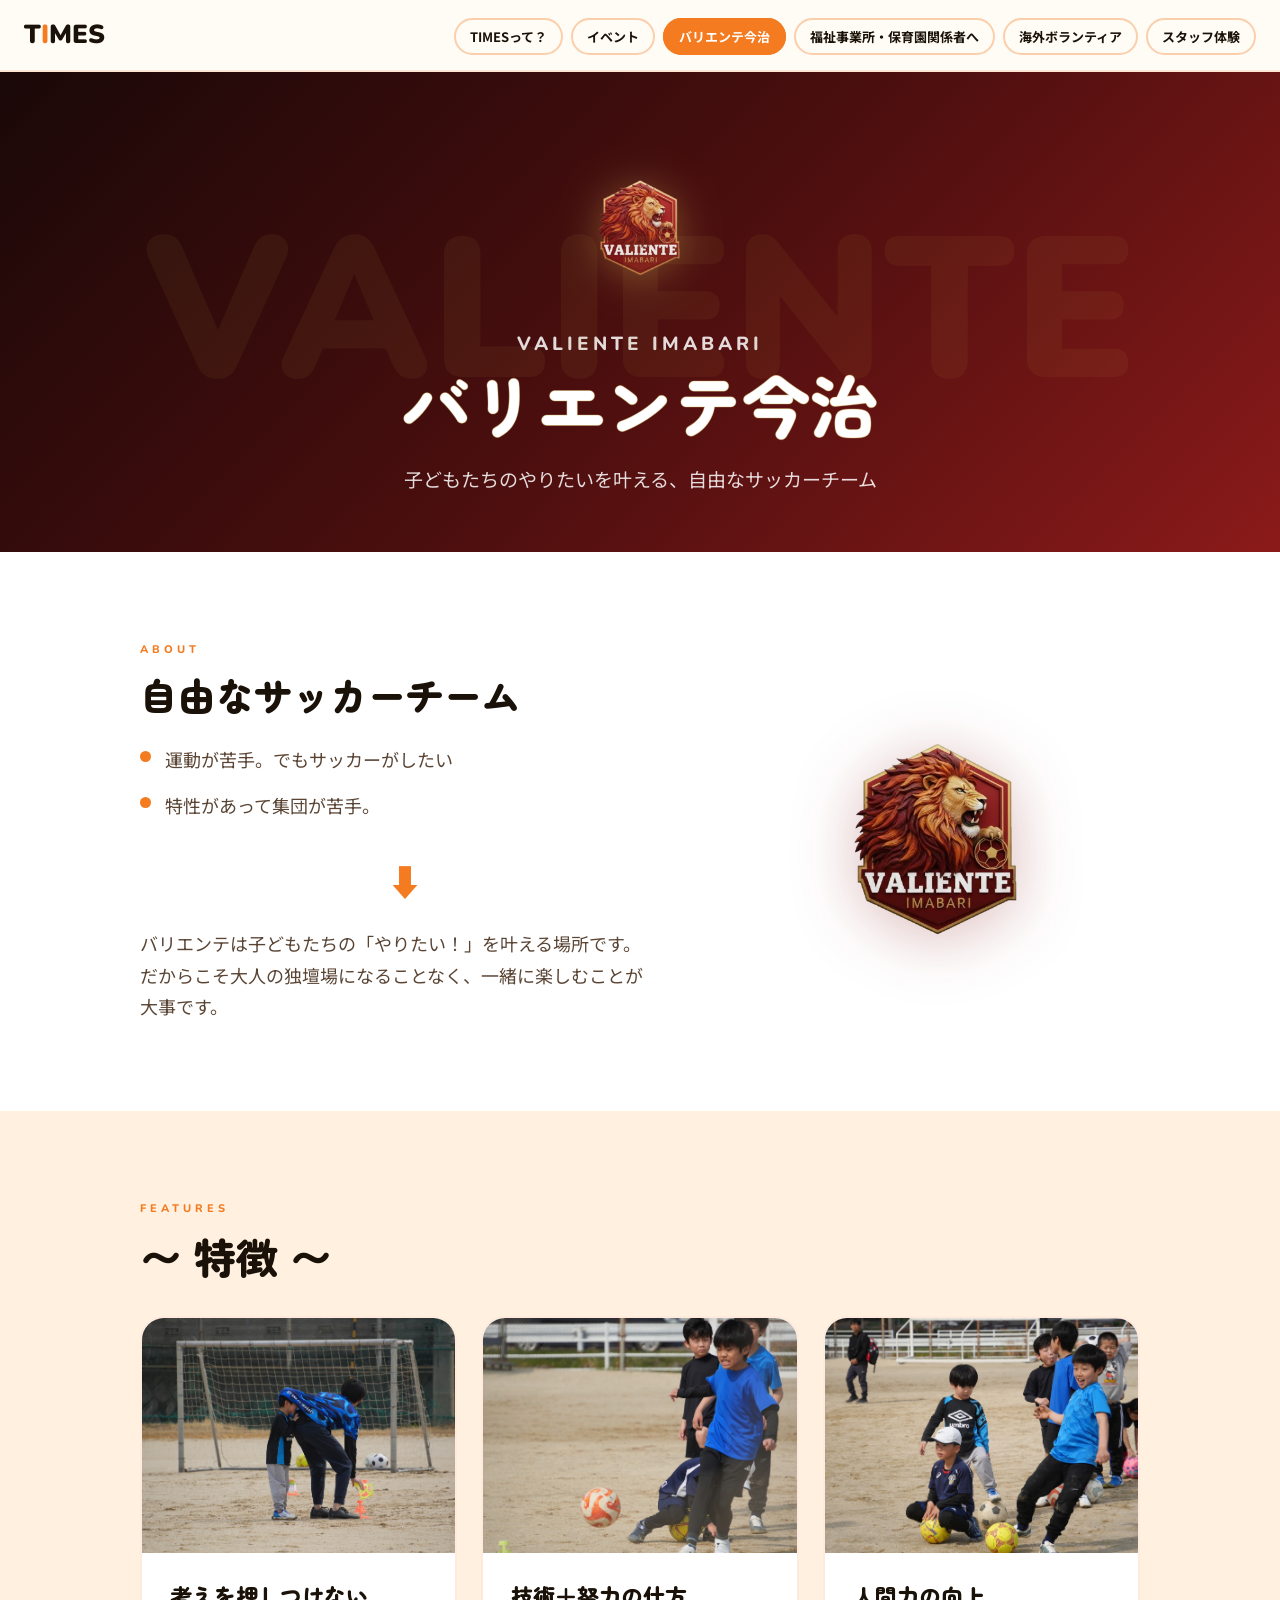
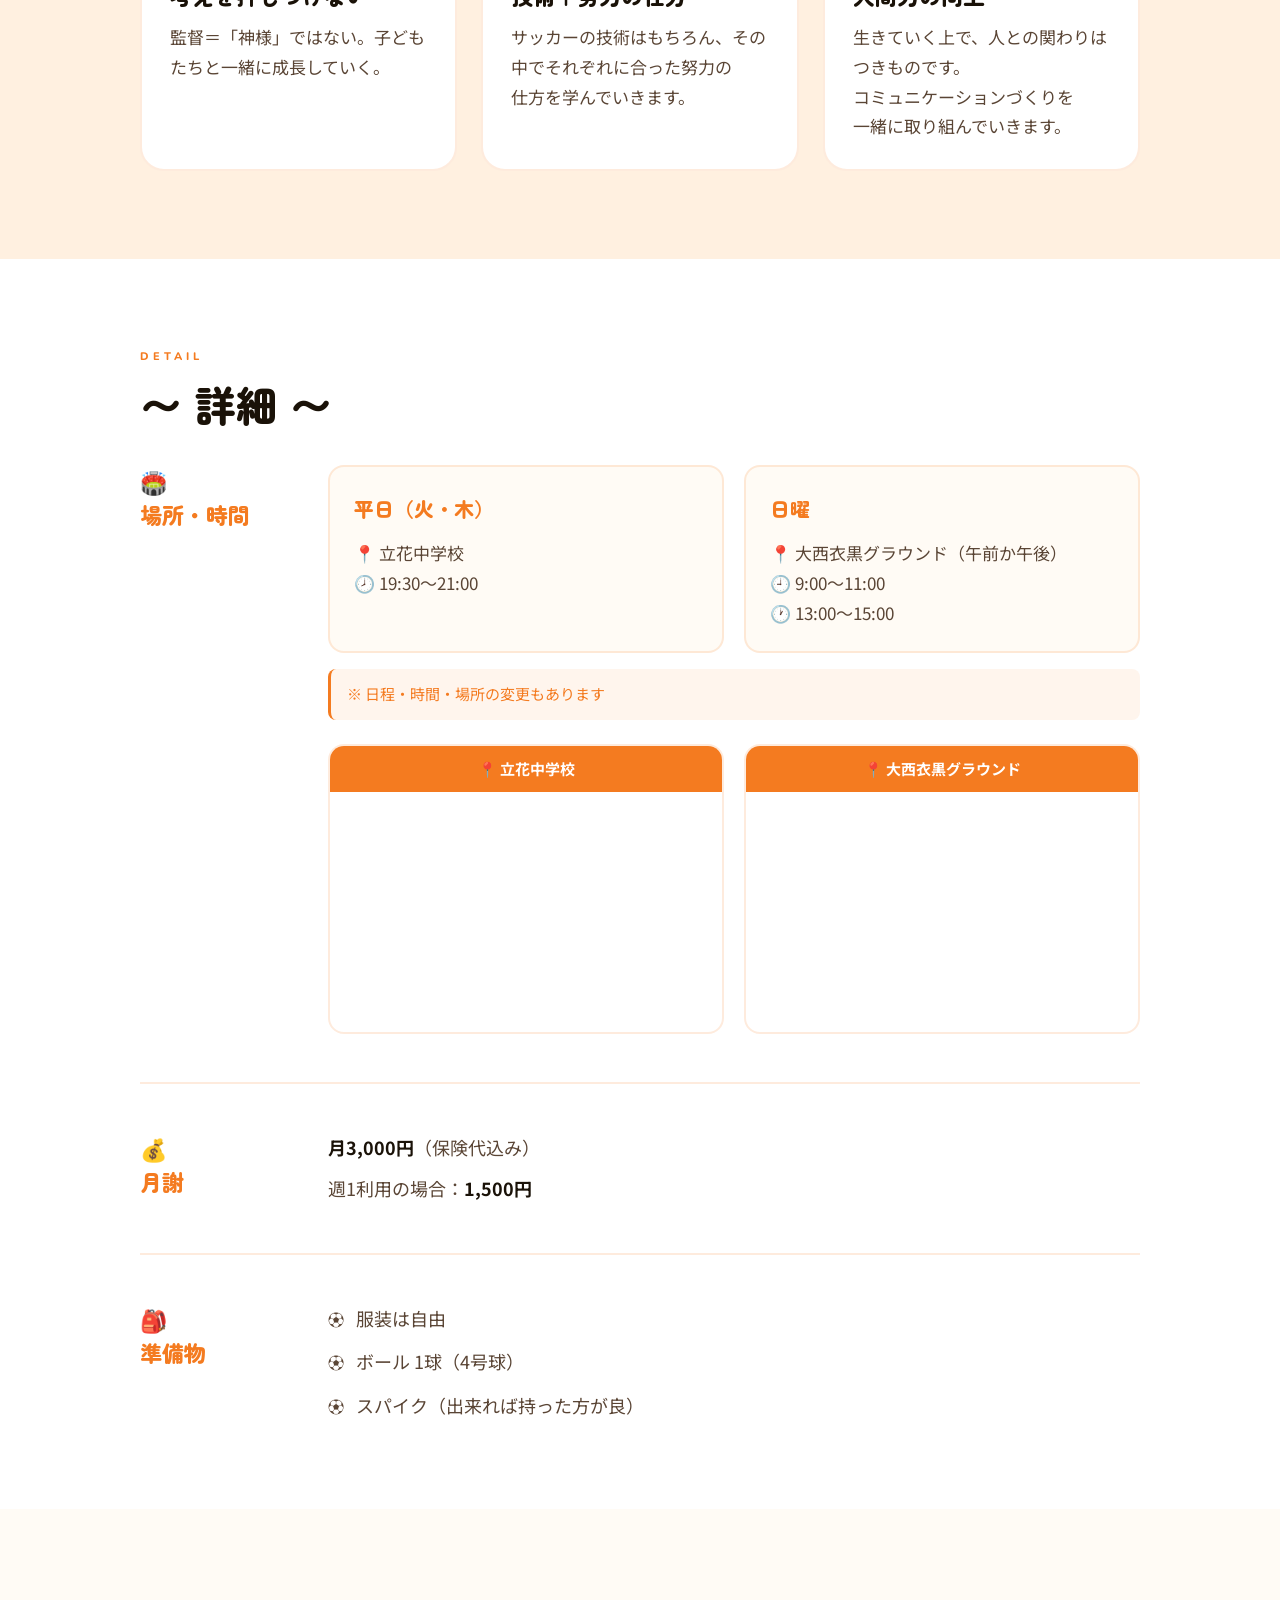
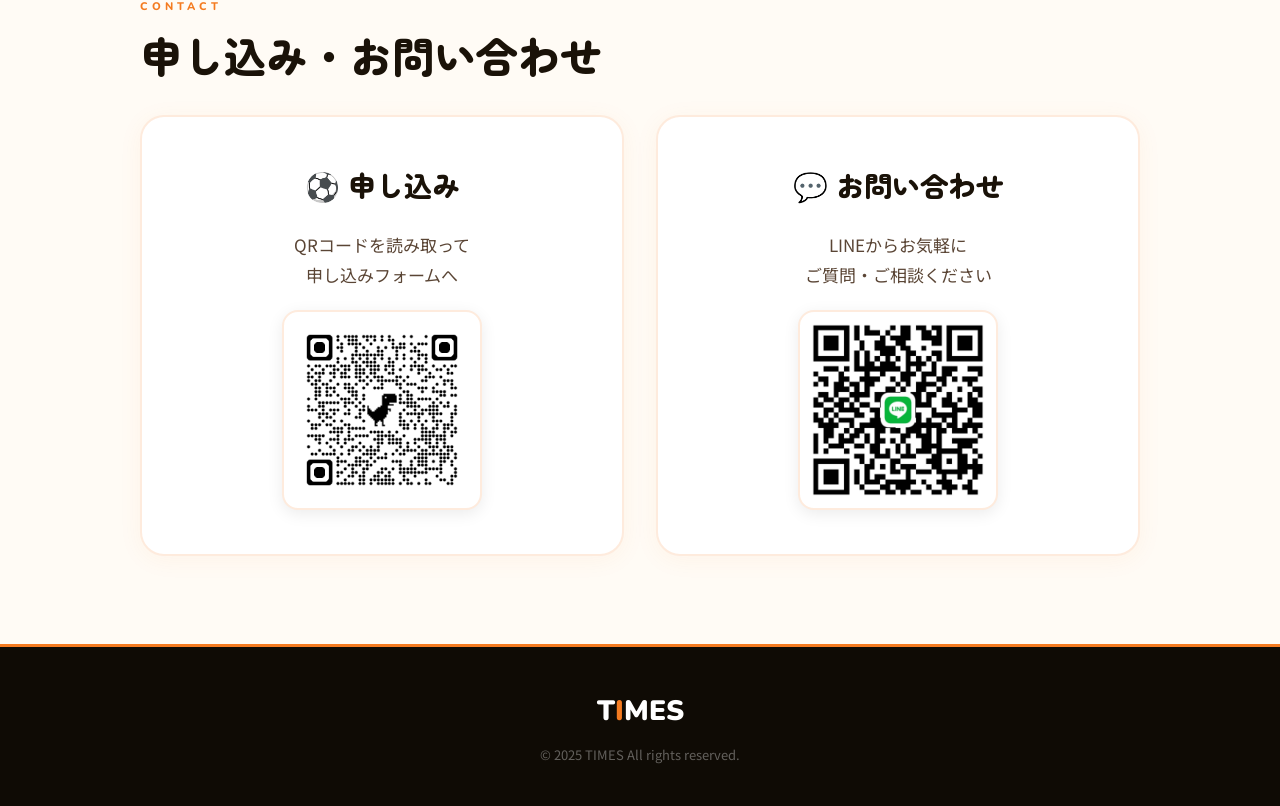
<file: times-website/variante.html>
<!DOCTYPE html>
<html lang="ja">
<head>
<meta charset="UTF-8">
<meta name="viewport" content="width=device-width, initial-scale=1.0">
<title>バリエンテ今治 | TIMES</title>
<link rel="preconnect" href="https://fonts.googleapis.com">
<link href="https://fonts.googleapis.com/css2?family=Noto+Sans+JP:wght@400;500;700;900&family=Zen+Maru+Gothic:wght@700;900&family=Nunito:wght@800;900&display=swap" rel="stylesheet">
<style>

:root {
  --og:    #F47B20;
  --ogd:   #C45C08;
  --ogs:   #FFF0E0;
  --ogm:   #FDDDB8;
  --ink:   #1A1208;
  --muted: #5A4535;
  --cream: #FFFBF5;
  --white: #FFFFFF;
  --bd:    rgba(244,123,32,.15);
  --gold:  #C9A84C;
}

*, *::before, *::after { box-sizing: border-box; margin: 0; padding: 0; }
html { scroll-behavior: smooth; }
body {
  font-family: 'Noto Sans JP', sans-serif;
  background: var(--cream);
  color: var(--ink);
  line-height: 1.75;
  overflow-x: hidden;
  -webkit-text-size-adjust: 100%;
  text-size-adjust: 100%;
}
img { display: block; max-width: 100%; }
a   { text-decoration: none; }
ul  { list-style: none; }

/* ===== NAV ===== */
.nav {
  position: fixed; top: 0; left: 0; right: 0; z-index: 500;
  height: 72px;
  background: rgba(255,251,245,.97);
  backdrop-filter: blur(12px);
  border-bottom: 2px solid var(--bd);
  display: flex; align-items: center; justify-content: space-between;
  padding: 0 24px; gap: 16px;
}
.nav-logo {
  font-family: 'Nunito', sans-serif;
  font-weight: 900; font-size: 26px; color: var(--ink); flex-shrink: 0;
}
.nav-logo em { font-style: normal; color: var(--og); }
.nav-links { display: flex; gap: 8px; align-items: center; flex-wrap: nowrap; }
.nav-links a {
  font-size: 13px; font-weight: 700; color: var(--ink);
  padding: 7px 14px; border-radius: 20px;
  border: 2px solid rgba(244,123,32,.35); white-space: nowrap;
  transition: background .2s, color .2s, border-color .2s;
}
.nav-links a:hover,
.nav-links a.active { background: var(--og); color: #fff; border-color: var(--og); }

.nav-hamburger {
  display: none; flex-direction: column; gap: 5px; padding: 4px; flex-shrink: 0;
}
.nav-hamburger span {
  display: block; width: 24px; height: 2.5px;
  background: var(--ink); border-radius: 2px; transition: .25s ease;
}
.nav-hamburger.open span:nth-child(1) { transform: translateY(7.5px) rotate(45deg); }
.nav-hamburger.open span:nth-child(2) { opacity: 0; }
.nav-hamburger.open span:nth-child(3) { transform: translateY(-7.5px) rotate(-45deg); }

.mobile-menu {
  position: fixed; top: 72px; left: 0; right: 0; z-index: 490;
  background: var(--cream); border-bottom: 2px solid var(--bd);
  transform: translateY(-110%); opacity: 0;
  transition: .3s ease; pointer-events: none;
}
.mobile-menu.open { transform: translateY(0); opacity: 1; pointer-events: auto; }
.mobile-menu a {
  display: block; padding: 18px 28px;
  font-size: 16px; font-weight: 700; color: var(--ink);
  border-bottom: 1px solid var(--bd);
  transition: color .2s, background .2s;
}
.mobile-menu a:hover { color: #fff; background: var(--og); }
.mobile-menu a.active { color: var(--og); }

/* ===== PAGE HERO ===== */
.page-hero {
  margin-top: 72px;
  background: linear-gradient(135deg, #1A0808 0%, #4A0E0E 50%, #8B1A1A 100%);
  padding: 72px 32px 56px;
  text-align: center;
  position: relative; overflow: hidden;
}
.page-hero::before {
  content: 'VALIENTE';
  position: absolute; font-family: 'Nunito', sans-serif;
  font-weight: 900; font-size: clamp(80px, 18vw, 200px);
  color: rgba(201,168,76,.07);
  left: 50%; top: 50%; transform: translate(-50%, -50%);
  white-space: nowrap; pointer-events: none; user-select: none;
}
.hero-logo {
  width: clamp(100px, 18vw, 160px);
  height: auto; margin: 0 auto 24px;
  filter: drop-shadow(0 4px 20px rgba(201,168,76,.4));
  mix-blend-mode: screen;
}
.page-hero-label {
  font-family: 'Nunito', sans-serif; font-size: 11px; font-weight: 800;
  letter-spacing: 4px; text-transform: uppercase;
  color: var(--gold); margin-bottom: 12px;
}
.page-hero h1 {
  font-family: 'Zen Maru Gothic', sans-serif;
  font-size: clamp(32px, 7vw, 68px); font-weight: 900; color: #fff;
  line-height: 1.25; margin-bottom: 16px;
  -webkit-text-stroke: 1px rgba(201,168,76,.4);
}
.page-hero p {
  font-size: clamp(15px, 2vw, 19px); color: rgba(255,255,255,.85);
  max-width: 600px; margin: 0 auto; line-height: 1.75;
  word-break: auto-phrase; overflow-wrap: break-word;
}

/* ===== LAYOUT ===== */
.container { max-width: 1080px; margin: 0 auto; padding: 0 40px; }
section { padding: 88px 0; }
.section-label {
  font-family: 'Nunito', sans-serif; font-size: 11px; font-weight: 800;
  letter-spacing: 4px; text-transform: uppercase; color: var(--og); margin-bottom: 10px;
}
.section-title {
  font-family: 'Zen Maru Gothic', sans-serif;
  font-size: clamp(26px, 4vw, 42px); font-weight: 900; color: var(--ink);
  line-height: 1.35; margin-bottom: 32px;
  word-break: keep-all; overflow-wrap: break-word;
}

/* ===== REVEAL ===== */
.reveal { opacity: 0; transform: translateY(28px); transition: opacity .7s ease, transform .7s ease; }
.reveal.on { opacity: 1; transform: translateY(0); }

/* ===== SEC1：自由なサッカーチーム ===== */
.sec-intro { background: var(--white); }
.intro-grid {
  display: grid; grid-template-columns: 1.3fr 1fr;
  gap: 64px; align-items: center;
}
.intro-lead {
  font-family: 'Zen Maru Gothic', sans-serif;
  font-size: clamp(24px, 3.5vw, 38px); font-weight: 900;
  color: var(--ink); line-height: 1.35; margin-bottom: 24px;
}
.intro-points { display: flex; flex-direction: column; gap: 14px; margin-bottom: 28px; }
.intro-point {
  display: flex; align-items: flex-start; gap: 14px;
  font-size: clamp(16px, 1.8vw, 18px); color: var(--muted); line-height: 1.75;
}
.point-dot {
  width: 11px; height: 11px; border-radius: 50%;
  background: var(--og); flex-shrink: 0; margin-top: 7px;
}
.intro-arrow { font-size: 36px; color: var(--og); text-align: center; margin: 16px 0; }
.intro-body {
  font-size: clamp(16px, 1.8vw, 18px); color: var(--muted);
  line-height: 1.75; word-break: auto-phrase; overflow-wrap: break-word;
}
.intro-img { display: flex; align-items: center; justify-content: center; padding: 20px; }
.intro-img img {
  width: 100%; max-width: 320px; height: auto;
  filter: drop-shadow(0 8px 32px rgba(139,26,26,.3));
  mix-blend-mode: multiply;
}

/* ===== SEC2：特徴3カード ===== */
.sec-features { background: var(--ogs); }
.features-grid { display: grid; grid-template-columns: repeat(3, 1fr); gap: 24px; }
.feature-card {
  background: var(--white); border-radius: 24px; overflow: hidden;
  border: 2px solid var(--bd);
  transition: box-shadow .25s, transform .25s, border-color .25s;
}
.feature-card:hover {
  box-shadow: 0 10px 32px rgba(244,123,32,.18);
  transform: translateY(-6px); border-color: var(--og);
}
.feature-icon-wrap {
  width: 100%; aspect-ratio: 4/3;
  background: linear-gradient(135deg, var(--ogm), #ffe8c4);
  display: flex; align-items: center; justify-content: center;
  font-size: 56px;
}
.feature-body { padding: 28px; }
.feature-title {
  font-family: 'Zen Maru Gothic', sans-serif;
  font-size: clamp(17px, 2vw, 22px); font-weight: 900;
  color: var(--ink); margin-bottom: 12px; line-height: 1.3;
}
.feature-desc {
  font-size: clamp(15px, 1.5vw, 17px); color: var(--muted);
  line-height: 1.75; word-break: auto-phrase; overflow-wrap: break-word;
}

/* ===== SEC3：詳細 ===== */
.sec-detail { background: var(--white); }
.detail-grid { display: flex; flex-direction: column; gap: 48px; }
.detail-row {
  display: grid; grid-template-columns: 160px 1fr;
  gap: 28px; align-items: start;
  padding-bottom: 48px; border-bottom: 2px solid var(--bd);
}
.detail-row:last-child { border-bottom: none; padding-bottom: 0; }
.detail-label {
  font-family: 'Zen Maru Gothic', sans-serif;
  font-size: clamp(17px, 2vw, 22px); font-weight: 900;
  color: var(--og); line-height: 1.5;
}
.detail-content {
  font-size: clamp(16px, 1.8vw, 18px); color: var(--muted);
  line-height: 1.75; word-break: auto-phrase; overflow-wrap: break-word;
}
.detail-content strong { color: var(--ink); font-weight: 700; }

.schedule-grid { display: grid; grid-template-columns: 1fr 1fr; gap: 20px; margin-bottom: 16px; }
.schedule-box {
  background: var(--cream); border-radius: 16px;
  padding: 24px; border: 2px solid var(--bd);
}
.schedule-day {
  font-family: 'Zen Maru Gothic', sans-serif;
  font-size: clamp(16px, 2vw, 20px); font-weight: 900;
  color: var(--og); margin-bottom: 12px;
}
.schedule-info {
  font-size: clamp(15px, 1.8vw, 17px); color: var(--muted); line-height: 1.75;
}
.schedule-note {
  font-size: clamp(13px, 1.4vw, 15px); color: var(--og);
  background: rgba(244,123,32,.08); border-radius: 8px;
  padding: 12px 16px; border-left: 3px solid var(--og);
  margin-bottom: 24px;
}

.map-grid { display: grid; grid-template-columns: 1fr 1fr; gap: 20px; margin-top: 4px; }
.map-box { border-radius: 16px; overflow: hidden; border: 2px solid var(--bd); }
.map-label {
  background: var(--og); color: #fff;
  padding: 10px 16px; font-size: 15px; font-weight: 700; text-align: center;
}
.map-box iframe { width: 100%; height: 240px; border: none; display: block; }

.items-list { display: flex; flex-direction: column; gap: 12px; }
.items-list li {
  display: flex; align-items: flex-start; gap: 12px;
  font-size: clamp(16px, 1.8vw, 18px); color: var(--muted); line-height: 1.75;
}
.items-list li::before { content: '⚽'; font-size: 16px; margin-top: 2px; flex-shrink: 0; }

/* ===== SEC4：申し込み・問い合わせ ===== */
.sec-contact { background: var(--cream); }
.contact-grid { display: grid; grid-template-columns: 1fr 1fr; gap: 32px; }
.contact-card {
  background: var(--white); border-radius: 24px; padding: 44px;
  border: 2px solid var(--bd);
  display: flex; flex-direction: column; align-items: center;
  text-align: center; gap: 20px;
  transition: box-shadow .25s, border-color .25s;
  box-shadow: 0 4px 24px rgba(244,123,32,.06);
}
.contact-card:hover {
  box-shadow: 0 10px 40px rgba(244,123,32,.15); border-color: var(--og);
}
.contact-title {
  font-family: 'Zen Maru Gothic', sans-serif;
  font-size: clamp(20px, 2.5vw, 28px); font-weight: 900; color: var(--ink);
}
.contact-sub {
  font-size: clamp(15px, 1.6vw, 17px); color: var(--muted); line-height: 1.75;
}
.qr-wrap {
  width: 200px; height: 200px;
  background: #fff; border-radius: 16px; overflow: hidden;
  display: flex; align-items: center; justify-content: center;
  padding: 8px; border: 2px solid var(--bd);
  box-shadow: 0 4px 16px rgba(0,0,0,.08);
}
.qr-wrap img { width: 100%; height: 100%; object-fit: contain; display: block; }
.contact-btn {
  display: inline-flex; align-items: center; gap: 8px;
  background: var(--og); color: #fff;
  padding: 16px 36px; border-radius: 50px;
  font-size: clamp(15px, 1.8vw, 18px); font-weight: 700;
  box-shadow: 0 4px 20px rgba(244,123,32,.4);
  transition: background .2s, transform .15s; white-space: nowrap;
}
.contact-btn:hover { background: var(--ogd); transform: translateY(-2px); }

/* ===== FOOTER ===== */
footer { background: #0F0B05; padding: 40px 24px; text-align: center; border-top: 3px solid var(--og); }
.footer-logo { font-family: 'Nunito', sans-serif; font-weight: 900; font-size: 28px; color: #fff; margin-bottom: 8px; }
.footer-logo em { font-style: normal; color: var(--og); }
.footer-copy { font-size: 13px; color: rgba(255,255,255,.35); margin-top: 8px; }

/* ================================================
   タブレット（〜900px）
   ================================================ */
@media (max-width: 900px) {
  .nav { height: 60px; padding: 0 20px; }
  .nav-logo { font-size: 22px; }
  .nav-links { display: none; }
  .nav-hamburger { display: flex; }
  .mobile-menu { top: 60px; }
  .page-hero { margin-top: 60px; padding: 60px 24px 48px; }
  .container { padding: 0 28px; }
  section { padding: 64px 0; }
  .intro-grid { grid-template-columns: 1fr; gap: 40px; }
  .intro-img { order: -1; }
  .features-grid { grid-template-columns: 1fr; gap: 20px; }
  .detail-row { grid-template-columns: 130px 1fr; gap: 20px; }
  .schedule-grid { grid-template-columns: 1fr; gap: 16px; }
  .map-grid { grid-template-columns: 1fr; gap: 16px; }
  .contact-grid { grid-template-columns: 1fr; gap: 24px; }
}

/* ================================================
   スマホ（〜600px）
   ================================================ */
@media (max-width: 600px) {
  .nav { height: 54px; padding: 0 16px; }
  .nav-logo { font-size: 20px; }
  .mobile-menu { top: 54px; }
  .mobile-menu a { padding: 16px 20px; font-size: 15px; }
  .page-hero { margin-top: 54px; padding: 52px 20px 40px; }
  .page-hero h1 { font-size: clamp(28px, 8vw, 44px); }
  .page-hero p { font-size: 16px; }
  .hero-logo { width: clamp(80px, 24vw, 120px); margin-bottom: 16px; }
  .container { padding: 0 20px; }
  section { padding: 52px 0; }
  .section-title { font-size: 24px; margin-bottom: 24px; }
  .intro-lead { font-size: 22px; }
  .intro-point { font-size: 16px; }
  .intro-body { font-size: 16px; }
  .intro-img img { max-width: 220px; }
  .features-grid { gap: 16px; }
  .feature-body { padding: 20px; }
  .feature-title { font-size: 18px; }
  .feature-desc { font-size: 15px; }
  .detail-row { grid-template-columns: 1fr; gap: 14px; }
  .detail-label { font-size: 18px; }
  .detail-content { font-size: 16px; }
  .schedule-box { padding: 18px; }
  .schedule-day { font-size: 16px; }
  .schedule-info { font-size: 15px; }
  .map-box iframe { height: 200px; }
  .map-label { font-size: 14px; }
  .items-list li { font-size: 16px; }
  .contact-card { padding: 28px 20px; }
  .contact-title { font-size: 22px; }
  .contact-sub { font-size: 15px; }
  .qr-wrap { width: 170px; height: 170px; }
  .contact-btn { font-size: 16px; padding: 14px 30px; }
}

/* ================================================
   スマホ小（〜375px）
   ================================================ */
@media (max-width: 375px) {
  .container { padding: 0 16px; }
  .section-title { font-size: 22px; }
  .intro-lead { font-size: 20px; }
  .qr-wrap { width: 150px; height: 150px; }
}
</style>
<!-- Google tag (gtag.js) -->
  <script async src="https://www.googletagmanager.com/gtag/js?id=G-DCP2RVD5D1"></script>
  <script>
    window.dataLayer = window.dataLayer || [];
    function gtag(){dataLayer.push(arguments);}
    gtag('js', new Date());
    gtag('config', 'G-DCP2RVD5D1');
  </script>
</head>
<body>

<!-- NAV -->
<nav class="nav" id="mainNav">
  <a href="index.html" class="nav-logo">T<em>I</em>MES</a>
  <ul class="nav-links">
    <li><a href="about.html">TIMESって？</a></li>
    <li><a href="event.html">イベント</a></li>
    <li><a href="variante.html" class="active">バリエンテ今治</a></li>
    <li><a href="welfare.html">福祉事業所・保育園関係者へ</a></li>
    <li><a href="volunteer.html">海外ボランティア</a></li>
    <li><a href="staff.html">スタッフ体験</a></li>
  </ul>
  <button class="nav-hamburger" id="hamburger">
    <span></span><span></span><span></span>
  </button>
</nav>
<div class="mobile-menu" id="mobileMenu">
  <ul>
    <li><a href="about.html">TIMESって？</a></li>
    <li><a href="event.html">イベント</a></li>
    <li><a href="variante.html" class="active">バリエンテ今治</a></li>
    <li><a href="welfare.html">福祉事業所・保育園関係者へ</a></li>
    <li><a href="volunteer.html">海外ボランティア</a></li>
    <li><a href="staff.html">スタッフ体験</a></li>
  </ul>
</div>

<!-- PAGE HERO -->
<div class="page-hero">
  <img src="images/logo-variante.png" alt="バリエンテ今治" class="hero-logo">
  <p class="page-hero-label">Valiente Imabari</p>
  <h1>バリエンテ今治</h1>
  <p>子どもたちのやりたいを叶える、自由なサッカーチーム</p>
</div>

<!-- SEC1：自由なサッカーチーム -->
<section class="sec-intro">
  <div class="container">
    <div class="intro-grid">
      <div class="reveal">
        <p class="section-label">About</p>
        <h2 class="intro-lead">自由なサッカーチーム</h2>
        <div class="intro-points">
          <div class="intro-point">
            <span class="point-dot"></span>
            <span>運動が苦手。でもサッカーがしたい</span>
          </div>
          <div class="intro-point">
            <span class="point-dot"></span>
            <span>特性があって集団が苦手。</span>
          </div>
        </div>
        <div class="intro-arrow">⬇</div>
        <p class="intro-body">バリエンテは子どもたちの「やりたい！」を叶える場所です。だからこそ大人の独壇場になることなく、一緒に楽しむことが大事です。</p>
      </div>
      <div class="intro-img reveal">
        <img src="images/logo-variante.png" alt="バリエンテ今治ロゴ">
      </div>
    </div>
  </div>
</section>

<!-- SEC2：特徴3カード -->
<section class="sec-features">
  <div class="container">
    <p class="section-label reveal">Features</p>
    <h2 class="section-title reveal">〜 特徴 〜</h2>
    <div class="features-grid">
      <div class="feature-card reveal">
        <div class="feature-icon-wrap"><img src="images/S__115023876_0.jpg" alt="考えを押しつけない" style="width:100%;height:100%;object-fit:cover;display:block;"></div>
        <div class="feature-body">
          <h3 class="feature-title">考えを押しつけない</h3>
          <p class="feature-desc">監督＝「神様」ではない。子どもたちと一緒に成長していく。</p>
        </div>
      </div>
      <div class="feature-card reveal">
        <div class="feature-icon-wrap"><img src="images/S__115023875_0.jpg" alt="技術＋努力の仕方" style="width:100%;height:100%;object-fit:cover;display:block;"></div>
        <div class="feature-body">
          <h3 class="feature-title">技術＋努力の仕方</h3>
          <p class="feature-desc">サッカーの技術はもちろん、その中でそれぞれに合った努力の仕方を学んでいきます。</p>
        </div>
      </div>
      <div class="feature-card reveal">
        <div class="feature-icon-wrap"><img src="images/S__115023877_0.jpg" alt="人間力の向上" style="width:100%;height:100%;object-fit:cover;display:block;"></div>
        <div class="feature-body">
          <h3 class="feature-title">人間力の向上</h3>
          <p class="feature-desc">生きていく上で、人との関わりはつきものです。コミュニケーションづくりを一緒に取り組んでいきます。</p>
        </div>
      </div>
    </div>
  </div>
</section>

<!-- SEC3：詳細 -->
<section class="sec-detail">
  <div class="container">
    <p class="section-label reveal">Detail</p>
    <h2 class="section-title reveal">〜 詳細 〜</h2>
    <div class="detail-grid">

      <!-- 場所・時間 -->
      <div class="detail-row reveal">
        <div class="detail-label">🏟️<br>場所・時間</div>
        <div class="detail-content">
          <div class="schedule-grid">
            <div class="schedule-box">
              <p class="schedule-day">平日（火・木）</p>
              <p class="schedule-info">
                📍 立花中学校<br>
                🕗 19:30〜21:00
              </p>
            </div>
            <div class="schedule-box">
              <p class="schedule-day">日曜</p>
              <p class="schedule-info">
                📍 大西衣黒グラウンド（午前か午後）<br>
                🕘 9:00〜11:00<br>
                🕐 13:00〜15:00
              </p>
            </div>
          </div>
          <p class="schedule-note">※ 日程・時間・場所の変更もあります</p>
          <div class="map-grid">
            <div class="map-box">
              <div class="map-label">📍 立花中学校</div>
              <iframe
                src="https://www.google.com/maps/embed?pb=!1m18!1m12!1m3!1d3282.5!2d132.9944828!3d34.0497093!2m3!1f0!2f0!3f0!3m2!1i1024!2i768!4f13.1!3m3!1m2!1s0x35503af2764a38cf%3A0xa448c4d45578efcf!2z5Lim5rWm5biC56uL56uL6Iqx5Lit5a2m5qCh!5e0!3m2!1sja!2sjp!4v1700000001"
                allowfullscreen="" loading="lazy"
                referrerpolicy="no-referrer-when-downgrade">
              </iframe>
            </div>
            <div class="map-box">
              <div class="map-label">📍 大西衣黒グラウンド</div>
              <iframe
                src="https://www.google.com/maps/embed?pb=!1m18!1m12!1m3!1d3281.5!2d132.9206269!3d34.0580549!2m3!1f0!2f0!3f0!3m2!1i1024!2i768!4f13.1!3m3!1m2!1s0x35503d7032f98471%3A0xe8621d05e9b70b86!2z6KW_6buS44Kw44Op44Km44Oz44OJ!5e0!3m2!1sja!2sjp!4v1700000002"
                allowfullscreen="" loading="lazy"
                referrerpolicy="no-referrer-when-downgrade">
              </iframe>
            </div>
          </div>
        </div>
      </div>

      <!-- 月謝 -->
      <div class="detail-row reveal">
        <div class="detail-label">💰<br>月謝</div>
        <div class="detail-content">
          <p><strong>月3,000円</strong>（保険代込み）</p>
          <p style="margin-top:10px;">週1利用の場合：<strong>1,500円</strong></p>
        </div>
      </div>

      <!-- 準備物 -->
      <div class="detail-row reveal">
        <div class="detail-label">🎒<br>準備物</div>
        <div class="detail-content">
          <ul class="items-list">
            <li>服装は自由</li>
            <li>ボール 1球（4号球）</li>
            <li>スパイク（出来れば持った方が良）</li>
          </ul>
        </div>
      </div>

    </div>
  </div>
</section>

<!-- SEC4：申し込み・問い合わせ -->
<section class="sec-contact">
  <div class="container">
    <p class="section-label reveal">Contact</p>
    <h2 class="section-title reveal">申し込み・お問い合わせ</h2>
    <div class="contact-grid">

      <!-- 申し込み：ボタンなし -->
      <div class="contact-card reveal">
        <h3 class="contact-title">⚽ 申し込み</h3>
        <p class="contact-sub">QRコードを読み取って<br>申し込みフォームへ</p>
        <div class="qr-wrap">
          <img src="images/qr-form.png" alt="申し込みQRコード">
        </div>
      </div>

      <!-- 問い合わせ：LINEボタンあり -->
      <div class="contact-card reveal">
        <h3 class="contact-title">💬 お問い合わせ</h3>
        <p class="contact-sub">LINEからお気軽に<br>ご質問・ご相談ください</p>
        <div class="qr-wrap">
          <img src="images/qr-line.jpg" alt="LINE QRコード">
        </div>
      </div>

    </div>
  </div>
</section>

<!-- FOOTER -->
<footer>
  <div class="footer-logo">T<em>I</em>MES</div>
  <p class="footer-copy">&copy; 2025 TIMES All rights reserved.</p>
</footer>

<script>
const hbg = document.getElementById('hamburger');
const mob = document.getElementById('mobileMenu');
hbg.addEventListener('click', () => {
  hbg.classList.toggle('open');
  mob.classList.toggle('open');
});
const obs = new IntersectionObserver(entries => {
  entries.forEach(e => {
    if (!e.isIntersecting) return;
    const siblings = Array.from(e.target.parentElement.querySelectorAll('.reveal'));
    const i = siblings.indexOf(e.target);
    e.target.style.transitionDelay = (i * 100) + 'ms';
    e.target.classList.add('on');
    obs.unobserve(e.target);
  });
}, { threshold: 0.1 });
document.querySelectorAll('.reveal').forEach(el => obs.observe(el));
</script>
</body>
</html>
</file>
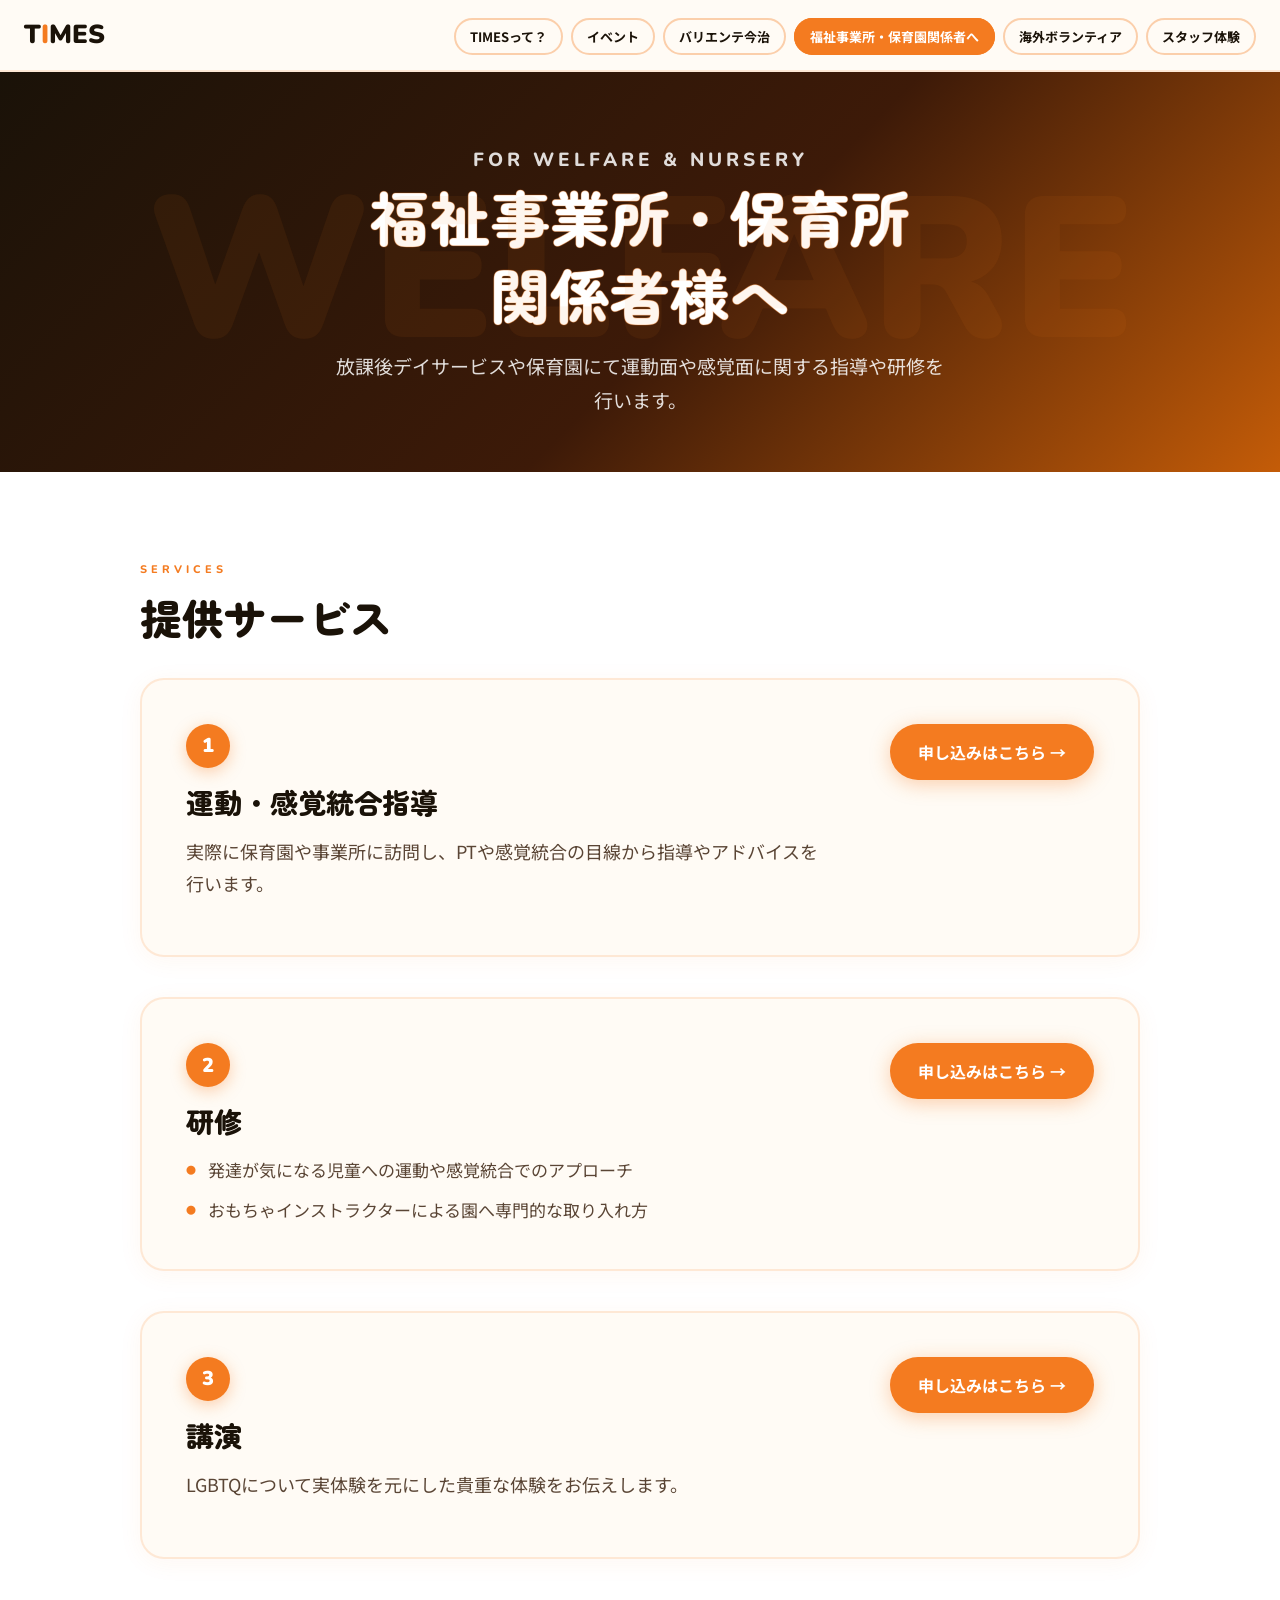
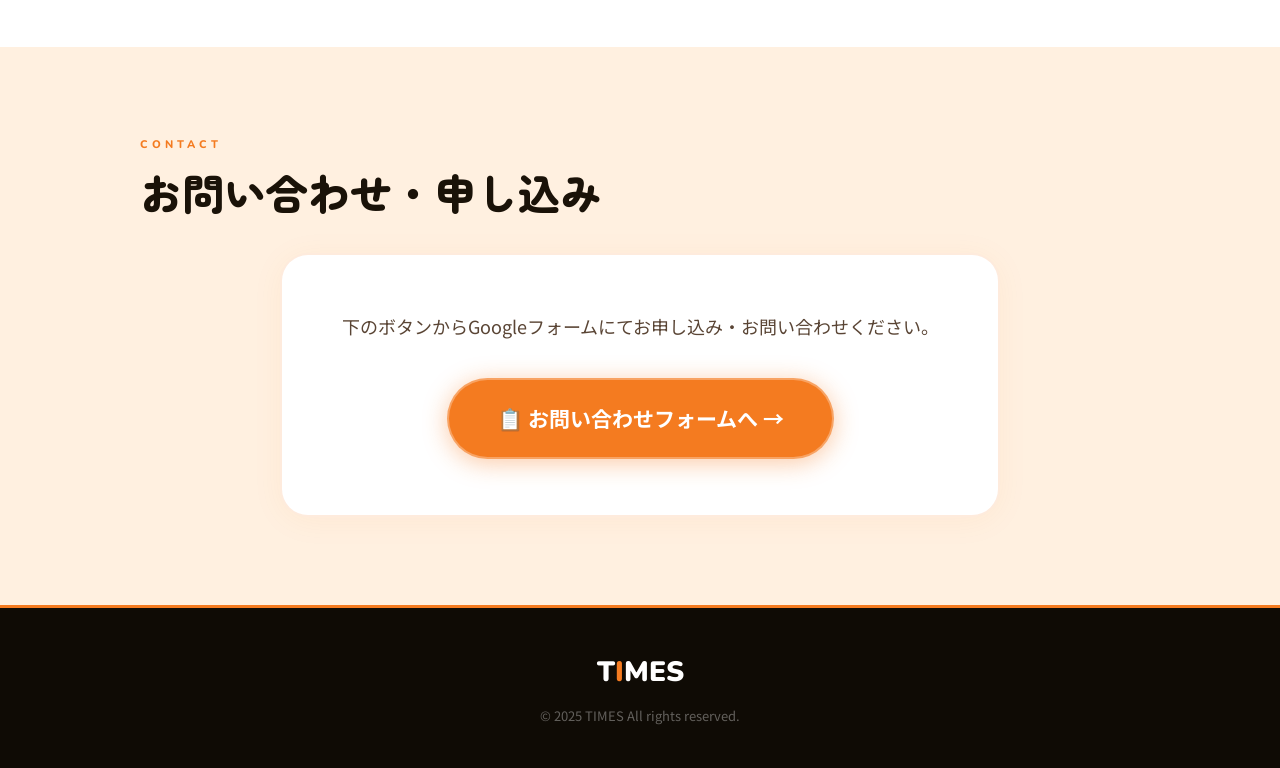
<file: times-website/welfare.html>
<!DOCTYPE html>
<html lang="ja">
<head>
<meta charset="UTF-8">
<meta name="viewport" content="width=device-width, initial-scale=1.0">
<title>福祉事業所・保育園関係者様へ | TIMES</title>
<link rel="preconnect" href="https://fonts.googleapis.com">
<link href="https://fonts.googleapis.com/css2?family=Noto+Sans+JP:wght@400;500;700;900&family=Zen+Maru+Gothic:wght@700;900&family=Nunito:wght@800;900&display=swap" rel="stylesheet">
<style>

:root {
  --og:    #F47B20;
  --ogd:   #C45C08;
  --ogs:   #FFF0E0;
  --ogm:   #FDDDB8;
  --ink:   #1A1208;
  --muted: #5A4535;
  --cream: #FFFBF5;
  --white: #FFFFFF;
  --bd:    rgba(244,123,32,.15);
}

*, *::before, *::after { box-sizing: border-box; margin: 0; padding: 0; }
html { scroll-behavior: smooth; }
body {
  font-family: 'Noto Sans JP', sans-serif;
  background: var(--cream);
  color: var(--ink);
  line-height: 1.75;
  overflow-x: hidden;
  -webkit-text-size-adjust: 100%;
  text-size-adjust: 100%;
}
img { display: block; max-width: 100%; }
a   { text-decoration: none; }
ul  { list-style: none; }

/* ===== NAV ===== */
.nav {
  position: fixed; top: 0; left: 0; right: 0; z-index: 500;
  height: 72px;
  background: rgba(255,251,245,.97);
  backdrop-filter: blur(12px);
  border-bottom: 2px solid var(--bd);
  display: flex; align-items: center; justify-content: space-between;
  padding: 0 24px; gap: 16px;
}
.nav-logo {
  font-family: 'Nunito', sans-serif;
  font-weight: 900; font-size: 26px; color: var(--ink); flex-shrink: 0;
}
.nav-logo em { font-style: normal; color: var(--og); }
.nav-links { display: flex; gap: 8px; align-items: center; flex-wrap: nowrap; }
.nav-links a {
  font-size: 13px; font-weight: 700; color: var(--ink);
  padding: 7px 14px; border-radius: 20px;
  border: 2px solid rgba(244,123,32,.35); white-space: nowrap;
  transition: background .2s, color .2s, border-color .2s;
}
.nav-links a:hover,
.nav-links a.active { background: var(--og); color: #fff; border-color: var(--og); }

.nav-hamburger {
  display: none; flex-direction: column; gap: 5px; padding: 4px; flex-shrink: 0;
}
.nav-hamburger span {
  display: block; width: 24px; height: 2.5px;
  background: var(--ink); border-radius: 2px; transition: .25s ease;
}
.nav-hamburger.open span:nth-child(1) { transform: translateY(7.5px) rotate(45deg); }
.nav-hamburger.open span:nth-child(2) { opacity: 0; }
.nav-hamburger.open span:nth-child(3) { transform: translateY(-7.5px) rotate(-45deg); }

.mobile-menu {
  position: fixed; top: 72px; left: 0; right: 0; z-index: 490;
  background: var(--cream); border-bottom: 2px solid var(--bd);
  transform: translateY(-110%); opacity: 0;
  transition: .3s ease; pointer-events: none;
}
.mobile-menu.open { transform: translateY(0); opacity: 1; pointer-events: auto; }
.mobile-menu a {
  display: block; padding: 18px 28px;
  font-size: 16px; font-weight: 700; color: var(--ink);
  border-bottom: 1px solid var(--bd);
  transition: color .2s, background .2s;
}
.mobile-menu a:hover { color: #fff; background: var(--og); }
.mobile-menu a.active { color: var(--og); }

/* ===== PAGE HERO ===== */
.page-hero {
  margin-top: 72px;
  background: linear-gradient(135deg, #1A1208 0%, #3D1A08 55%, #C45C08 100%);
  padding: 72px 32px 56px;
  text-align: center;
  position: relative; overflow: hidden;
}
.page-hero::before {
  content: 'WELFARE';
  position: absolute; font-family: 'Nunito', sans-serif;
  font-weight: 900; font-size: clamp(80px, 18vw, 200px);
  color: rgba(244,123,32,.07);
  left: 50%; top: 50%; transform: translate(-50%, -50%);
  white-space: nowrap; pointer-events: none; user-select: none;
}
.page-hero-label {
  font-family: 'Nunito', sans-serif; font-size: 11px; font-weight: 800;
  letter-spacing: 4px; text-transform: uppercase;
  color: var(--og); margin-bottom: 12px;
}
.page-hero h1 {
  font-family: 'Zen Maru Gothic', sans-serif;
  font-size: clamp(28px, 6vw, 60px); font-weight: 900; color: #fff;
  line-height: 1.3; margin-bottom: 16px;
  -webkit-text-stroke: 1px rgba(244,123,32,.35);
}
.page-hero p {
  font-size: clamp(15px, 2vw, 19px); color: rgba(255,255,255,.85);
  max-width: 640px; margin: 0 auto; line-height: 1.75;
  word-break: auto-phrase; overflow-wrap: break-word;
}

/* ===== LAYOUT ===== */
.container { max-width: 1080px; margin: 0 auto; padding: 0 40px; }
section { padding: 88px 0; }
.section-label {
  font-family: 'Nunito', sans-serif; font-size: 11px; font-weight: 800;
  letter-spacing: 4px; text-transform: uppercase; color: var(--og); margin-bottom: 10px;
}
.section-title {
  font-family: 'Zen Maru Gothic', sans-serif;
  font-size: clamp(26px, 4vw, 42px); font-weight: 900; color: var(--ink);
  line-height: 1.35; margin-bottom: 32px;
}

/* ===== REVEAL ===== */
.reveal { opacity: 0; transform: translateY(28px); transition: opacity .7s ease, transform .7s ease; }
.reveal.on { opacity: 1; transform: translateY(0); }

/* ===== サービス一覧 ===== */
.sec-services { background: var(--white); }
.service-list { display: flex; flex-direction: column; gap: 40px; }
.service-card {
  background: var(--cream);
  border-radius: 24px; padding: 44px;
  border: 2px solid var(--bd);
  display: grid;
  grid-template-columns: 1fr auto;
  gap: 24px; align-items: start;
  transition: box-shadow .25s, border-color .25s;
  box-shadow: 0 4px 24px rgba(244,123,32,.06);
}
.service-card:hover {
  box-shadow: 0 10px 40px rgba(244,123,32,.14);
  border-color: var(--og);
}
.service-num {
  display: inline-flex; align-items: center; justify-content: center;
  width: 44px; height: 44px; border-radius: 50%;
  background: var(--og); color: #fff;
  font-family: 'Nunito', sans-serif;
  font-size: 20px; font-weight: 900;
  flex-shrink: 0; margin-bottom: 16px;
  box-shadow: 0 4px 16px rgba(244,123,32,.35);
}
.service-title {
  font-family: 'Zen Maru Gothic', sans-serif;
  font-size: clamp(20px, 3vw, 28px); font-weight: 900;
  color: var(--ink); margin-bottom: 16px; line-height: 1.3;
}
.service-desc {
  font-size: clamp(16px, 1.8vw, 18px); color: var(--muted);
  line-height: 1.75; word-break: auto-phrase; overflow-wrap: break-word;
  margin-bottom: 12px;
}
.service-points { display: flex; flex-direction: column; gap: 10px; }
.service-point {
  display: flex; align-items: flex-start; gap: 12px;
  font-size: clamp(15px, 1.6vw, 17px); color: var(--muted); line-height: 1.75;
}
.service-point::before {
  content: '●'; color: var(--og); font-size: 10px;
  flex-shrink: 0; margin-top: 6px;
}
.btn-apply {
  display: inline-flex; align-items: center; gap: 8px;
  background: var(--og); color: #fff;
  padding: 14px 28px; border-radius: 50px;
  font-size: clamp(14px, 1.6vw, 16px); font-weight: 700;
  box-shadow: 0 4px 20px rgba(244,123,32,.35);
  transition: background .2s, transform .15s;
  white-space: nowrap; flex-shrink: 0; align-self: flex-start;
}
.btn-apply:hover { background: var(--ogd); transform: translateY(-2px); }

/* ===== お問い合わせ ===== */
.sec-form { background: var(--ogs); }
.form-wrap {
  background: var(--white);
  border-radius: 28px; padding: 56px;
  border: 2px solid var(--bd);
  box-shadow: 0 4px 32px rgba(244,123,32,.06);
  max-width: 720px; margin: 0 auto;
  text-align: center;
}
.form-wrap p {
  font-size: clamp(16px, 1.8vw, 18px);
  color: var(--muted); line-height: 1.75;
  margin-bottom: 36px;
}
.btn-form-link {
  display: inline-flex; align-items: center; justify-content: center; gap: 10px;
  background: var(--og); color: #fff;
  padding: 20px 48px; border-radius: 50px;
  font-size: clamp(17px, 2vw, 21px); font-weight: 700;
  box-shadow: 0 4px 24px rgba(244,123,32,.4);
  transition: background .2s, transform .15s;
  white-space: nowrap;
  border: 2px solid rgba(255,255,255,.3);
}
.btn-form-link:hover { background: var(--ogd); transform: translateY(-3px); }

/* ===== FOOTER ===== */
footer { background: #0F0B05; padding: 40px 24px; text-align: center; border-top: 3px solid var(--og); }
.footer-logo { font-family: 'Nunito', sans-serif; font-weight: 900; font-size: 28px; color: #fff; margin-bottom: 8px; }
.footer-logo em { font-style: normal; color: var(--og); }
.footer-copy { font-size: 13px; color: rgba(255,255,255,.35); margin-top: 8px; }

/* ================================================
   タブレット（〜900px）
   ================================================ */
@media (max-width: 900px) {
  .nav { height: 60px; padding: 0 20px; }
  .nav-logo { font-size: 22px; }
  .nav-links { display: none; }
  .nav-hamburger { display: flex; }
  .mobile-menu { top: 60px; }
  .page-hero { margin-top: 60px; padding: 60px 24px 48px; }
  .container { padding: 0 28px; }
  section { padding: 64px 0; }
  .service-card { grid-template-columns: 1fr; gap: 20px; }
  .form-wrap { padding: 40px 36px; }
}

/* ================================================
   スマホ（〜600px）
   ================================================ */
@media (max-width: 600px) {
  .nav { height: 54px; padding: 0 16px; }
  .nav-logo { font-size: 20px; }
  .mobile-menu { top: 54px; }
  .mobile-menu a { padding: 16px 20px; font-size: 15px; }
  .page-hero { margin-top: 54px; padding: 52px 20px 40px; }
  .page-hero h1 { font-size: clamp(24px, 7vw, 40px); }
  .page-hero p { font-size: 16px; }
  .container { padding: 0 20px; }
  section { padding: 52px 0; }
  .section-title { font-size: 24px; margin-bottom: 24px; }
  .service-card { padding: 28px 22px; gap: 16px; border-radius: 18px; }
  .service-title { font-size: 20px; }
  .service-desc { font-size: 16px; }
  .service-point { font-size: 15px; }
  .btn-apply { padding: 13px 24px; font-size: 15px; }
  .form-wrap { padding: 28px 20px; border-radius: 20px; }
  .form-wrap p { font-size: 16px; margin-bottom: 28px; }
  .btn-form-link { font-size: 16px; padding: 17px 36px; }
}

/* ================================================
   スマホ小（〜375px）
   ================================================ */
@media (max-width: 375px) {
  .container { padding: 0 16px; }
  .section-title { font-size: 22px; }
  .service-card { padding: 22px 16px; }
  .form-wrap { padding: 22px 16px; }
  .btn-form-link { font-size: 15px; padding: 15px 28px; }
}
</style>
<!-- Google tag (gtag.js) -->
  <script async src="https://www.googletagmanager.com/gtag/js?id=G-DCP2RVD5D1"></script>
  <script>
    window.dataLayer = window.dataLayer || [];
    function gtag(){dataLayer.push(arguments);}
    gtag('js', new Date());
    gtag('config', 'G-DCP2RVD5D1');
  </script>
</head>
<body>

<!-- NAV -->
<nav class="nav" id="mainNav">
  <a href="index.html" class="nav-logo">T<em>I</em>MES</a>
  <ul class="nav-links">
    <li><a href="about.html">TIMESって？</a></li>
    <li><a href="event.html">イベント</a></li>
    <li><a href="variante.html">バリエンテ今治</a></li>
    <li><a href="welfare.html" class="active">福祉事業所・保育園関係者へ</a></li>
    <li><a href="volunteer.html">海外ボランティア</a></li>
    <li><a href="staff.html">スタッフ体験</a></li>
  </ul>
  <button class="nav-hamburger" id="hamburger">
    <span></span><span></span><span></span>
  </button>
</nav>
<div class="mobile-menu" id="mobileMenu">
  <ul>
    <li><a href="about.html">TIMESって？</a></li>
    <li><a href="event.html">イベント</a></li>
    <li><a href="variante.html">バリエンテ今治</a></li>
    <li><a href="welfare.html" class="active">福祉事業所・保育園関係者へ</a></li>
    <li><a href="volunteer.html">海外ボランティア</a></li>
    <li><a href="staff.html">スタッフ体験</a></li>
  </ul>
</div>

<!-- PAGE HERO -->
<div class="page-hero">
  <p class="page-hero-label">For Welfare & Nursery</p>
  <h1>福祉事業所・保育所<br>関係者様へ</h1>
  <p>放課後デイサービスや保育園にて運動面や感覚面に関する指導や研修を行います。</p>
</div>

<!-- サービス一覧 -->
<section class="sec-services">
  <div class="container">
    <p class="section-label reveal">Services</p>
    <h2 class="section-title reveal">提供サービス</h2>
    <div class="service-list">

      <div class="service-card reveal">
        <div>
          <div class="service-num">1</div>
          <h3 class="service-title">運動・感覚統合指導</h3>
          <p class="service-desc">実際に保育園や事業所に訪問し、PTや感覚統合の目線から指導やアドバイスを行います。</p>
        </div>
        <a href="#contact-form" class="btn-apply">申し込みはこちら →</a>
      </div>

      <div class="service-card reveal">
        <div>
          <div class="service-num">2</div>
          <h3 class="service-title">研修</h3>
          <div class="service-points">
            <div class="service-point">発達が気になる児童への運動や感覚統合でのアプローチ</div>
            <div class="service-point">おもちゃインストラクターによる園へ専門的な取り入れ方</div>
          </div>
        </div>
        <a href="#contact-form" class="btn-apply">申し込みはこちら →</a>
      </div>

      <div class="service-card reveal">
        <div>
          <div class="service-num">3</div>
          <h3 class="service-title">講演</h3>
          <p class="service-desc">LGBTQについて実体験を元にした貴重な体験をお伝えします。</p>
        </div>
        <a href="#contact-form" class="btn-apply">申し込みはこちら →</a>
      </div>

    </div>
  </div>
</section>

<!-- お問い合わせ -->
<section class="sec-form" id="contact-form">
  <div class="container">
    <p class="section-label reveal">Contact</p>
    <h2 class="section-title reveal">お問い合わせ・申し込み</h2>
    <div class="form-wrap reveal">
      <p>下のボタンからGoogleフォームにてお申し込み・お問い合わせください。</p>
      <a href="https://forms.gle/bBTG9psiGBquehQW6"
         target="_blank" rel="noopener"
         class="btn-form-link">
        📋 お問い合わせフォームへ →
      </a>
    </div>
  </div>
</section>

<!-- FOOTER -->
<footer>
  <div class="footer-logo">T<em>I</em>MES</div>
  <p class="footer-copy">&copy; 2025 TIMES All rights reserved.</p>
</footer>

<script>
const hbg = document.getElementById('hamburger');
const mob = document.getElementById('mobileMenu');
hbg.addEventListener('click', () => {
  hbg.classList.toggle('open');
  mob.classList.toggle('open');
});

const obs = new IntersectionObserver(entries => {
  entries.forEach(e => {
    if (!e.isIntersecting) return;
    const siblings = Array.from(e.target.parentElement.querySelectorAll('.reveal'));
    const i = siblings.indexOf(e.target);
    e.target.style.transitionDelay = (i * 100) + 'ms';
    e.target.classList.add('on');
    obs.unobserve(e.target);
  });
}, { threshold: 0.1 });
document.querySelectorAll('.reveal').forEach(el => obs.observe(el));
</script>
</body>
</html>
</file>
